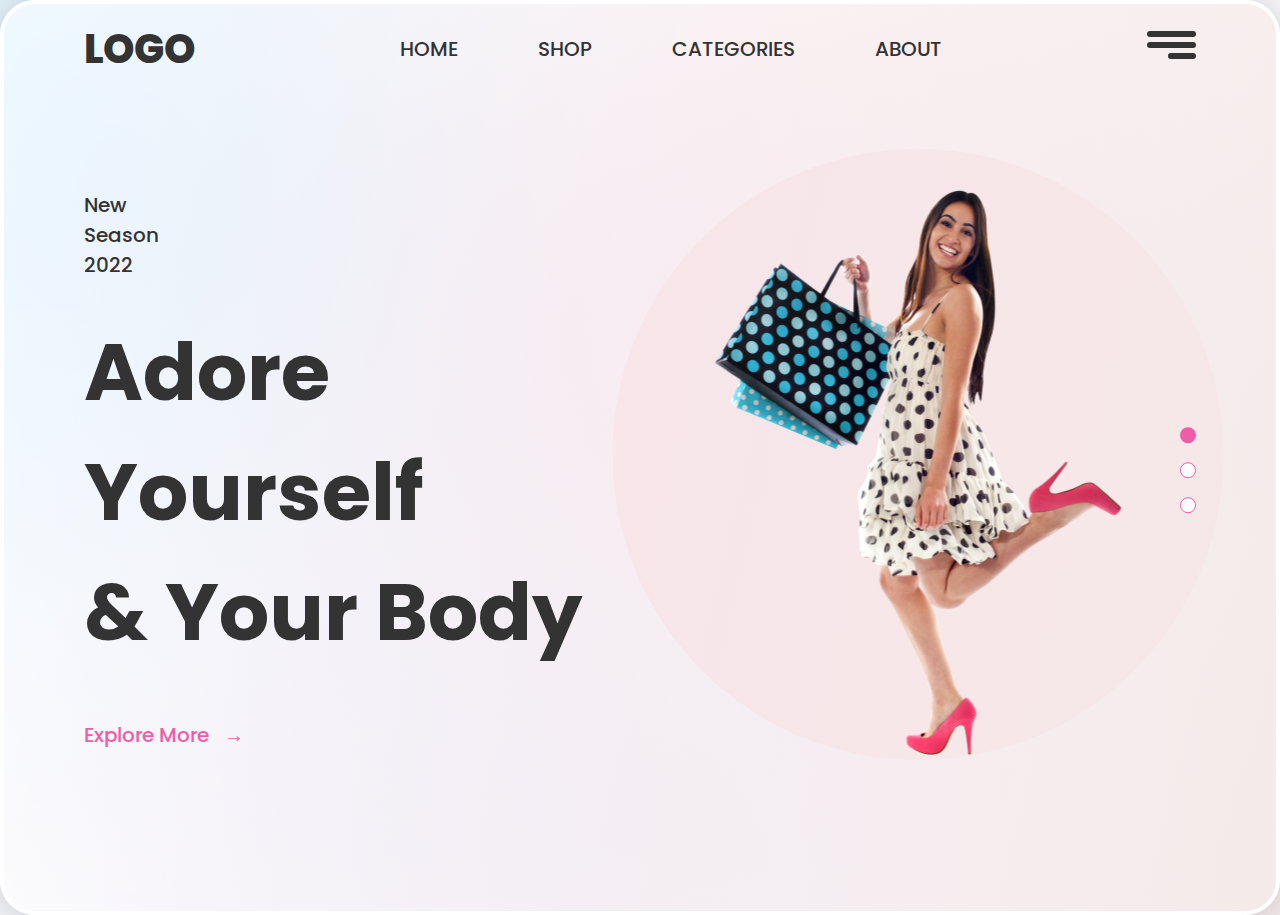
<file: FlexBox Project/FlexWeb/index.html>
<!DOCTYPE html>
<html lang="en">
<head>
    <meta charset="UTF-8">
    <meta http-equiv="X-UA-Compatible" content="IE=edge">
    <meta name="viewport" content="width=device-width, initial-scale=1.0">
    <title>FlexWeb</title>
    <link rel="stylesheet" href="style.css">
    <link rel="preconnect" href="https://fonts.googleapis.com">
    <link rel="preconnect" href="https://fonts.gstatic.com" crossorigin>
    <link href="https://fonts.googleapis.com/css2?family=Poppins:wght@400;500&display=swap" rel="stylesheet">
    <link href="https://fonts.googleapis.com/css2?family=Abril+Fatface&display=swap" rel="stylesheet">
</head>
<body>
    <main class="main-container">
        <nav class="navigation">
            <div class="logo">
                <h1>LOGO</h1>
            </div>
            <ul class="nav-items">
                <li>
                    <a href="#">Home</a>
                </li>
                <li>
                    <a href="#">Shop</a>
                </li>
                <li>
                    <a href="#">Categories</a>
                </li>
                <li>
                    <a href="#">About</a>
                </li>
            </ul>
            <div class="menu">
                <img src="img/menu.svg" alt="">
            </div>
        </nav>
        <section class="section-main">
            <div class="left-content">
                <p>New <br /> Season <br /> 2022</p>
                <h1>
                    Adore Yourself <br />& Your Body
                </h1>
                <a href="#" class="h-btn">Explore More &nbsp; &rarr;</a>
            </div>
            <div class="right-content">
                <div class="images-con">
                    <img src="img/shopper.png" class="shopper" alt="">
                    <img src="img/circle.svg" alt="" class="circle">
                </div>
                <div class="dots">
                    <div class="dot-1"></div>
                    <div class="dot-2"></div>
                    <div class="dot-3"></div>
                </div>
            </div>
        </section>
    </main>
</body>
</html>
</file>
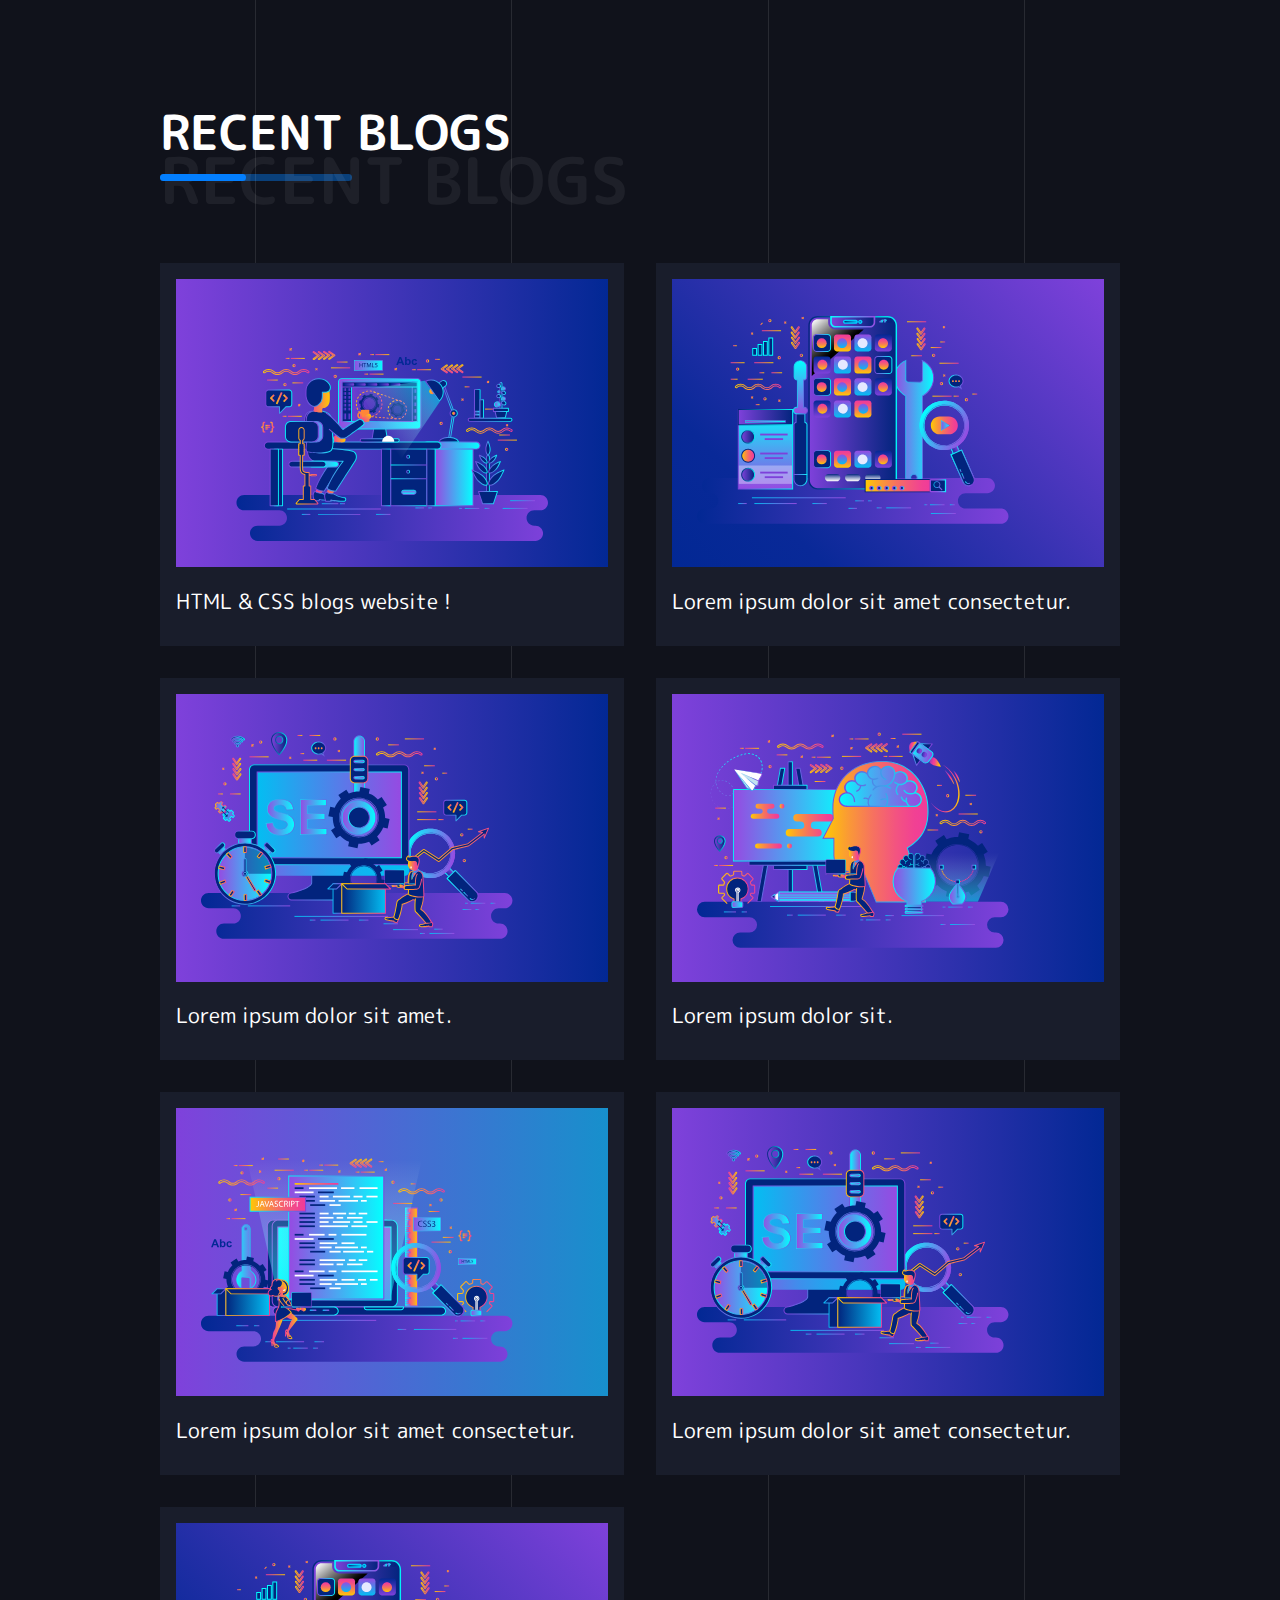
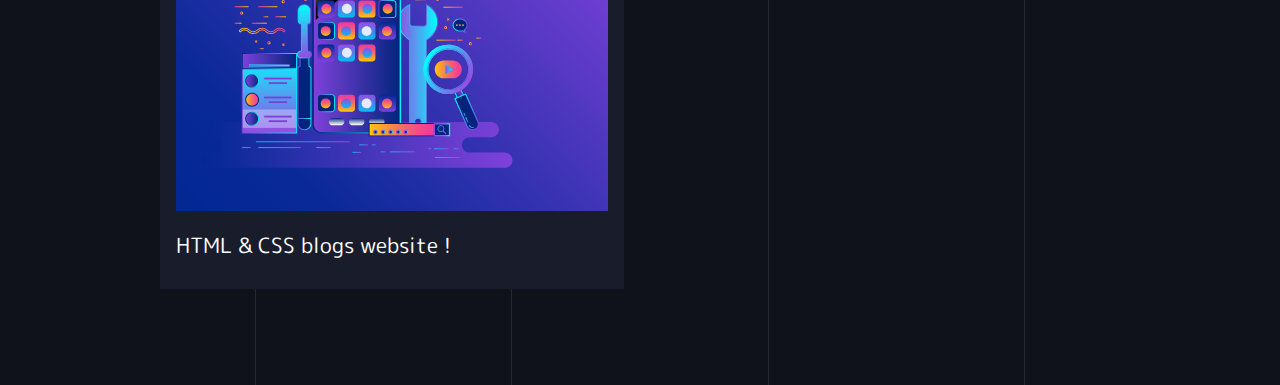
<file: Grid Project/grid-project/index.html>
<!DOCTYPE html>
<html lang="en">
<head>
    <meta charset="UTF-8">
    <meta http-equiv="X-UA-Compatible" content="IE=edge">
    <meta name="viewport" content="width=device-width, initial-scale=1.0">
    <title>Blogs</title>
    <link rel="stylesheet" href="styles/style.css">
    <link rel="preconnect" href="https://fonts.googleapis.com">
    <link rel="preconnect" href="https://fonts.gstatic.com" crossorigin>
    <link href="https://fonts.googleapis.com/css2?family=M+PLUS+Rounded+1c:wght@400;500;700;800&display=swap" rel="stylesheet">
</head>
<body>
    <main class="main-content">
        <div class="lines">
            <div class="line-1"></div>
            <div class="line-2"></div>
            <div class="line-3"></div>
            <div class="line-4"></div>
        </div>

        <div class="content">
            <div class="title-container">
                <h1>Recent Blogs</h1>
                <p>Recent Blogs</p>
            </div>
            <div class="blogs-con">
                <div class="blog">
                    <div class="blog-content">
                        <div class="image">
                            <img src="img/blog1.svg" alt="">
                        </div>
                        <a href="www.google.com">
                            HTML & CSS blogs website !
                        </a>
                    </div>
                </div>
                <div class="blog">
                    <div class="blog-content">
                        <div class="image">
                            <img src="img/blog2.svg" alt="">
                        </div>
                        <a href="www.google.com">
                            Lorem ipsum dolor sit amet consectetur.
                        </a>
                    </div>
                </div>
                <div class="blog">
                    <div class="blog-content">
                        <div class="image">
                            <img src="img/blog3.svg" alt="">
                        </div>
                        <a href="www.google.com">
                            Lorem ipsum dolor sit amet.
                        </a>
                    </div>
                </div>
                <div class="blog">
                    <div class="blog-content">
                        <div class="image">
                            <img src="img/blog4.svg" alt="">
                        </div>
                        <a href="www.google.com">
                            Lorem ipsum dolor sit.
                        </a>
                    </div>
                </div>
                <div class="blog">
                    <div class="blog-content">
                        <div class="image">
                            <img src="img/blog5.svg" alt="">
                        </div>
                        <a href="www.google.com">
                            Lorem ipsum dolor sit amet consectetur.
                        </a>
                    </div>
                </div>
                <div class="blog">
                    <div class="blog-content">
                        <div class="image">
                            <img src="img/blog3.svg" alt="">
                        </div>
                        <a href="www.google.com">
                            Lorem ipsum dolor sit amet consectetur.
                        </a>
                    </div>
                </div>
                <div class="blog">
                    <div class="blog-content">
                        <div class="image">
                            <img src="img/blog2.svg" alt="">
                        </div>
                        <a href="www.google.com">
                            HTML & CSS blogs website !
                        </a>
                    </div>
                </div>
            </div>
        </div>
    </main>
</body>
</html>
</file>
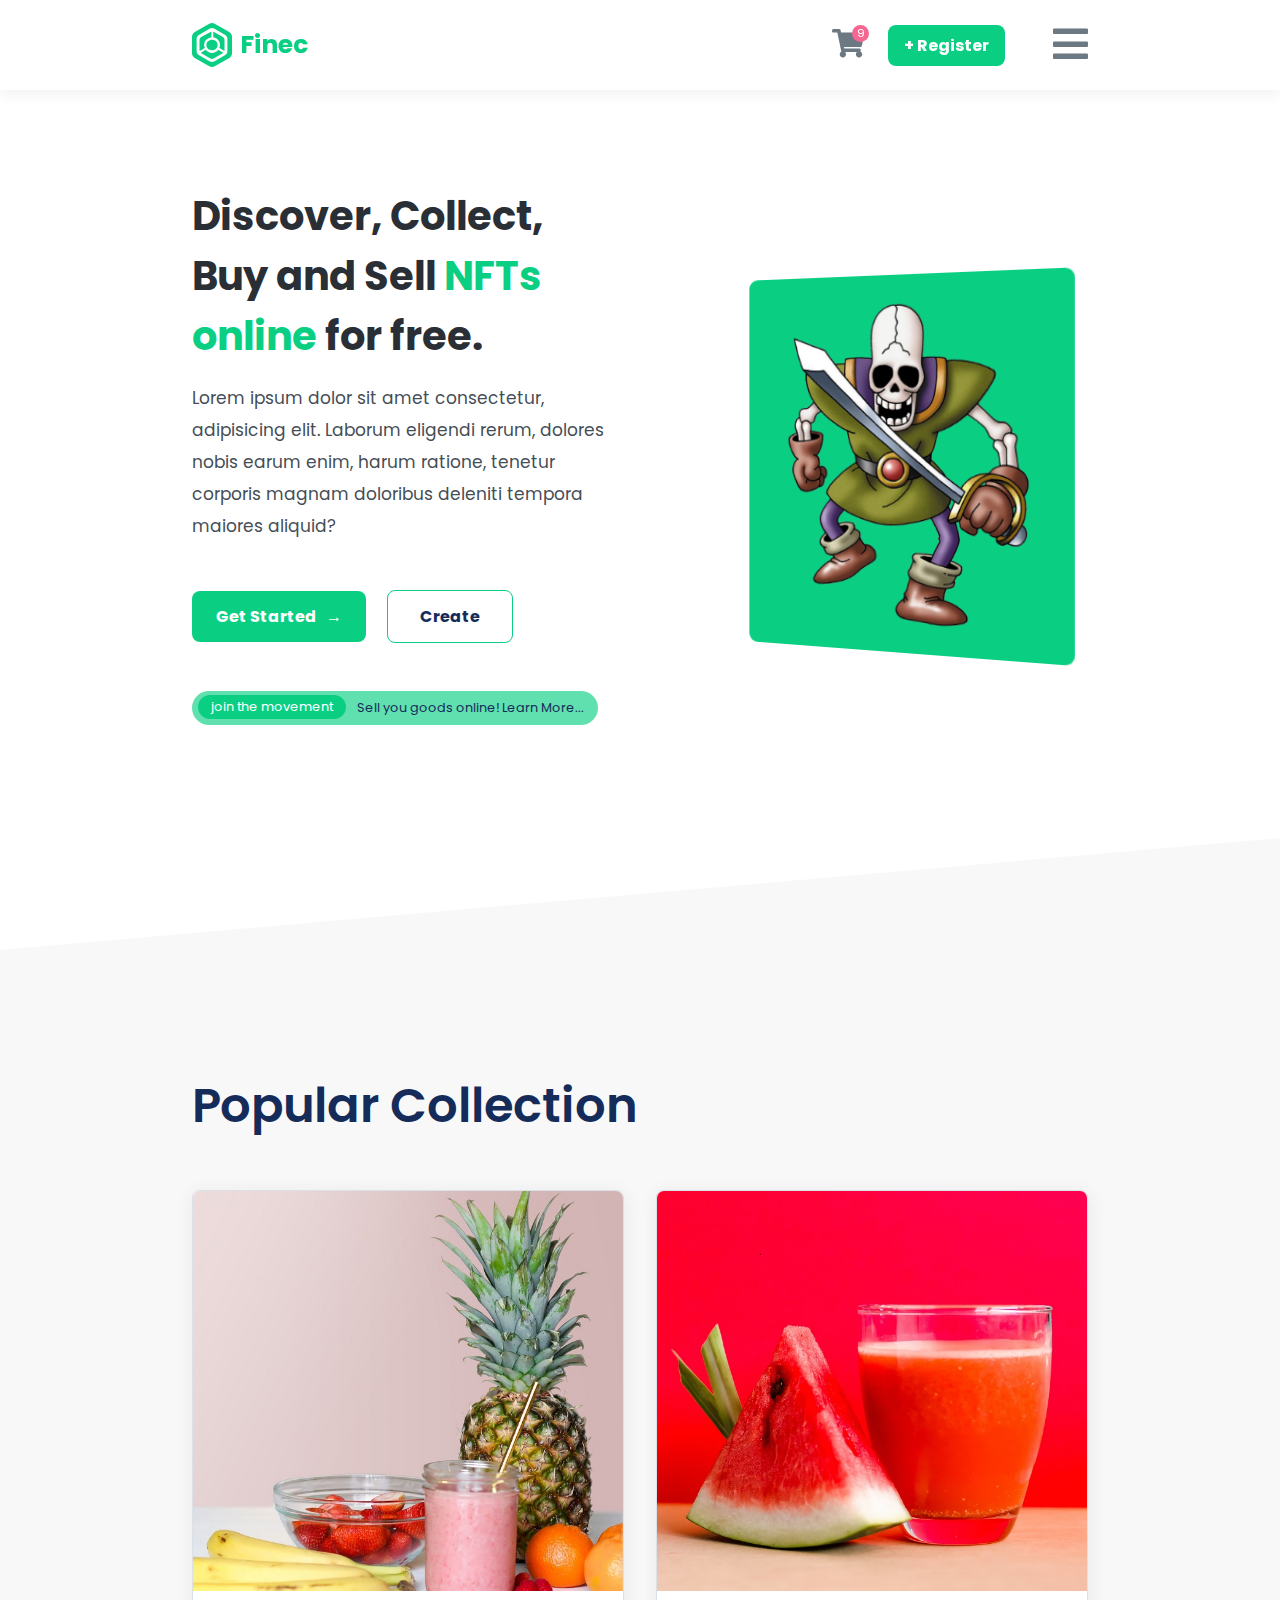
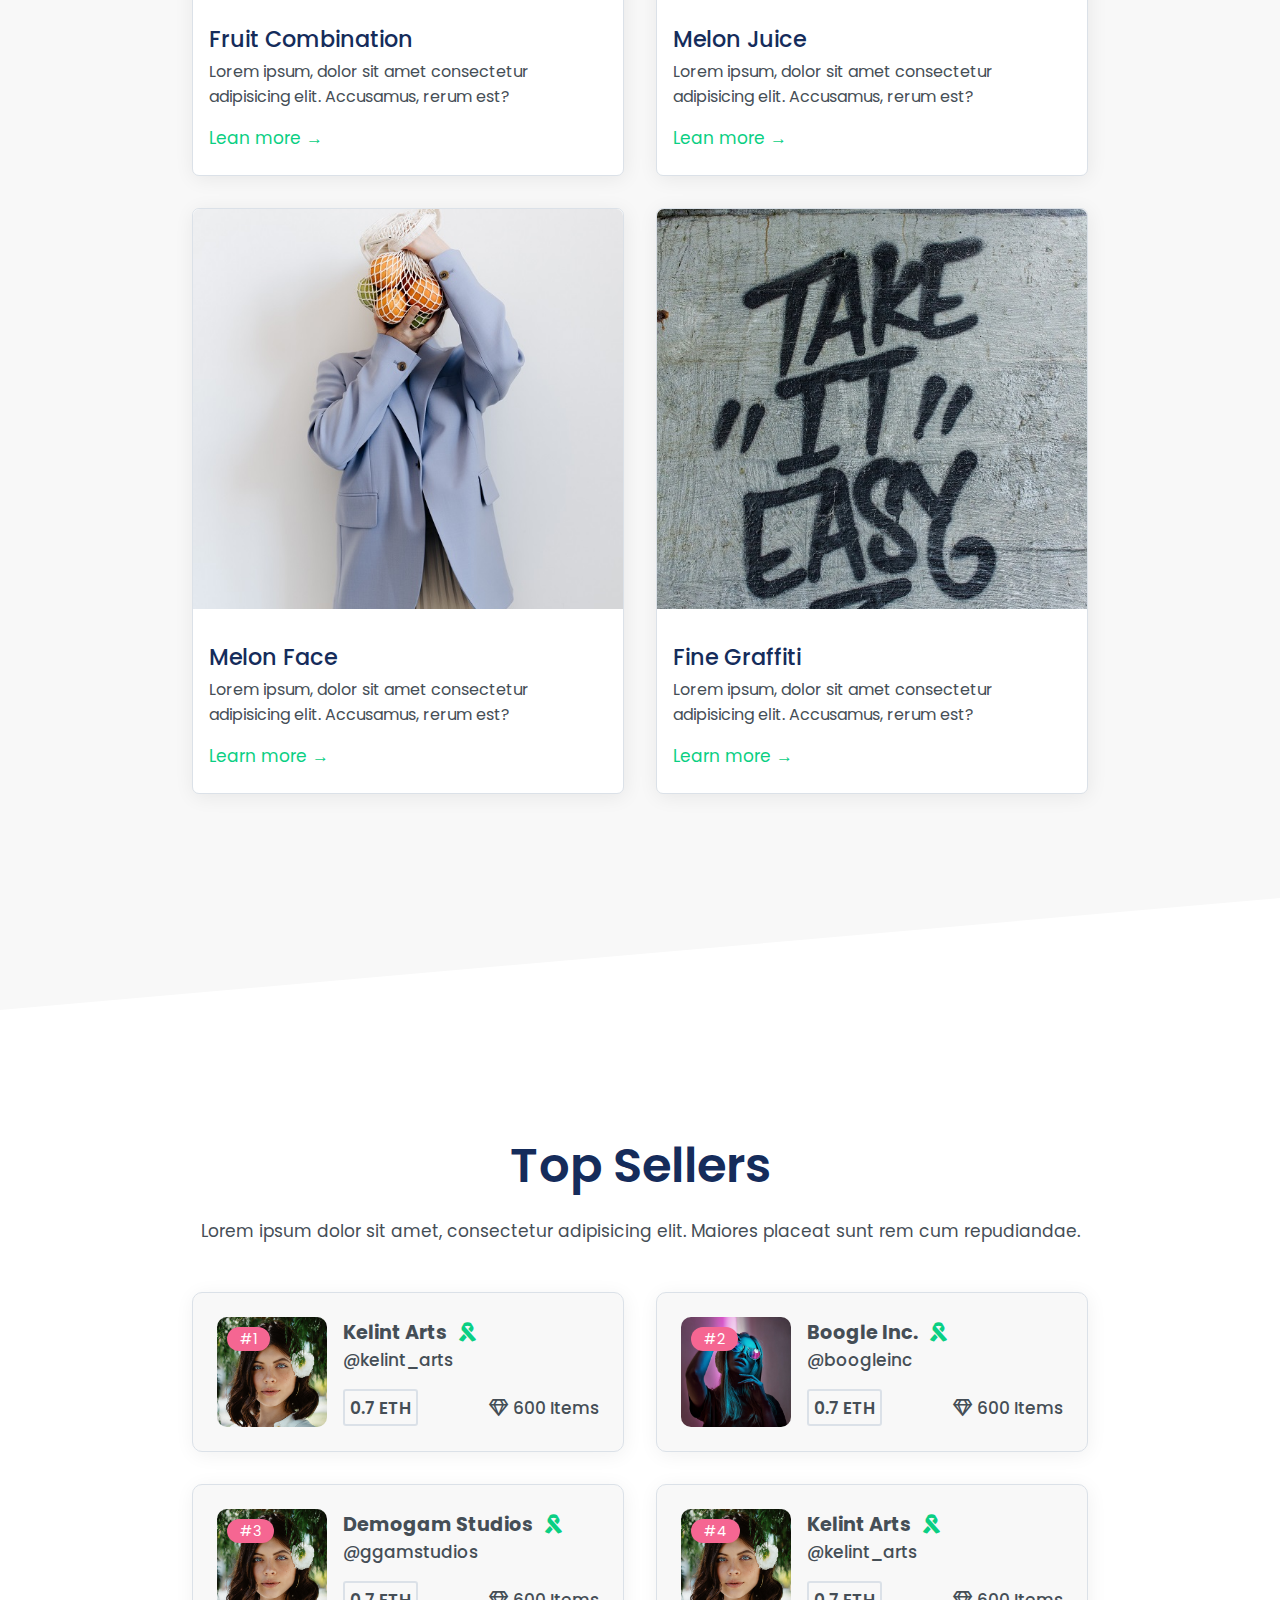
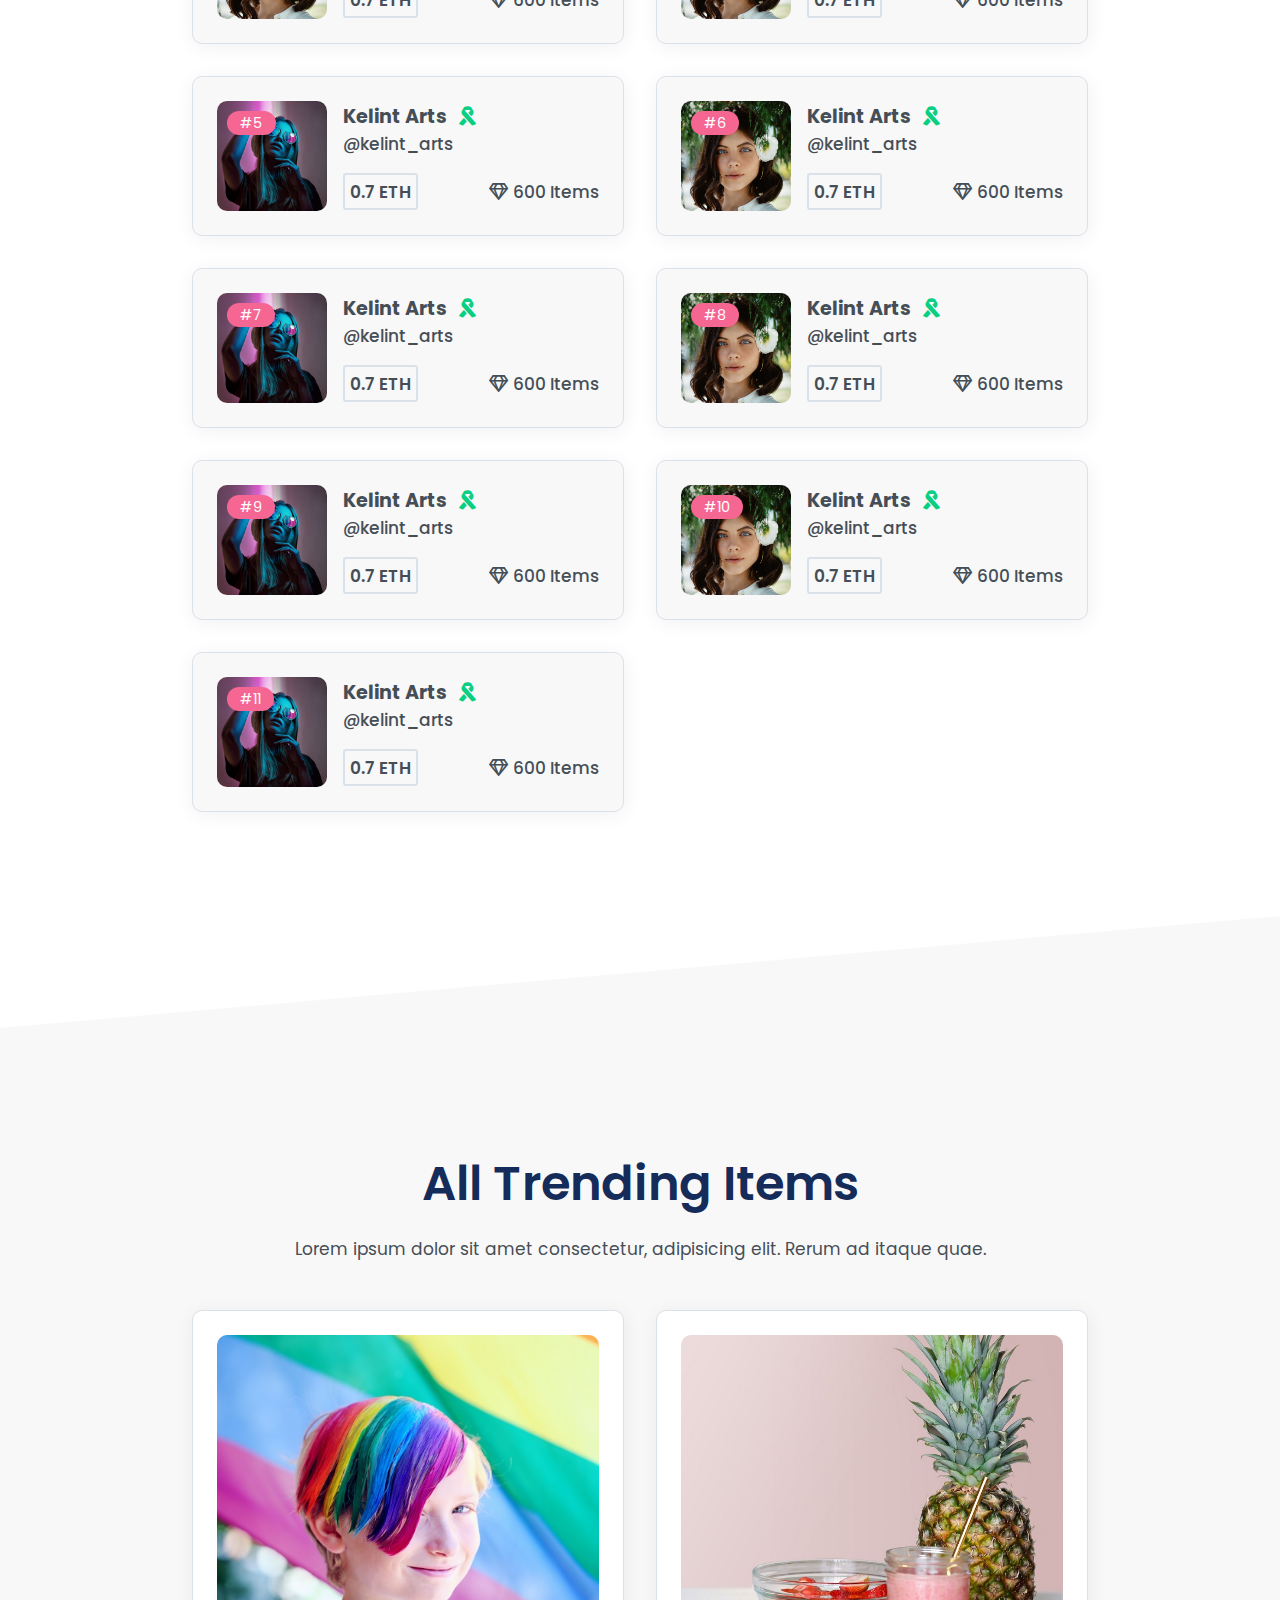
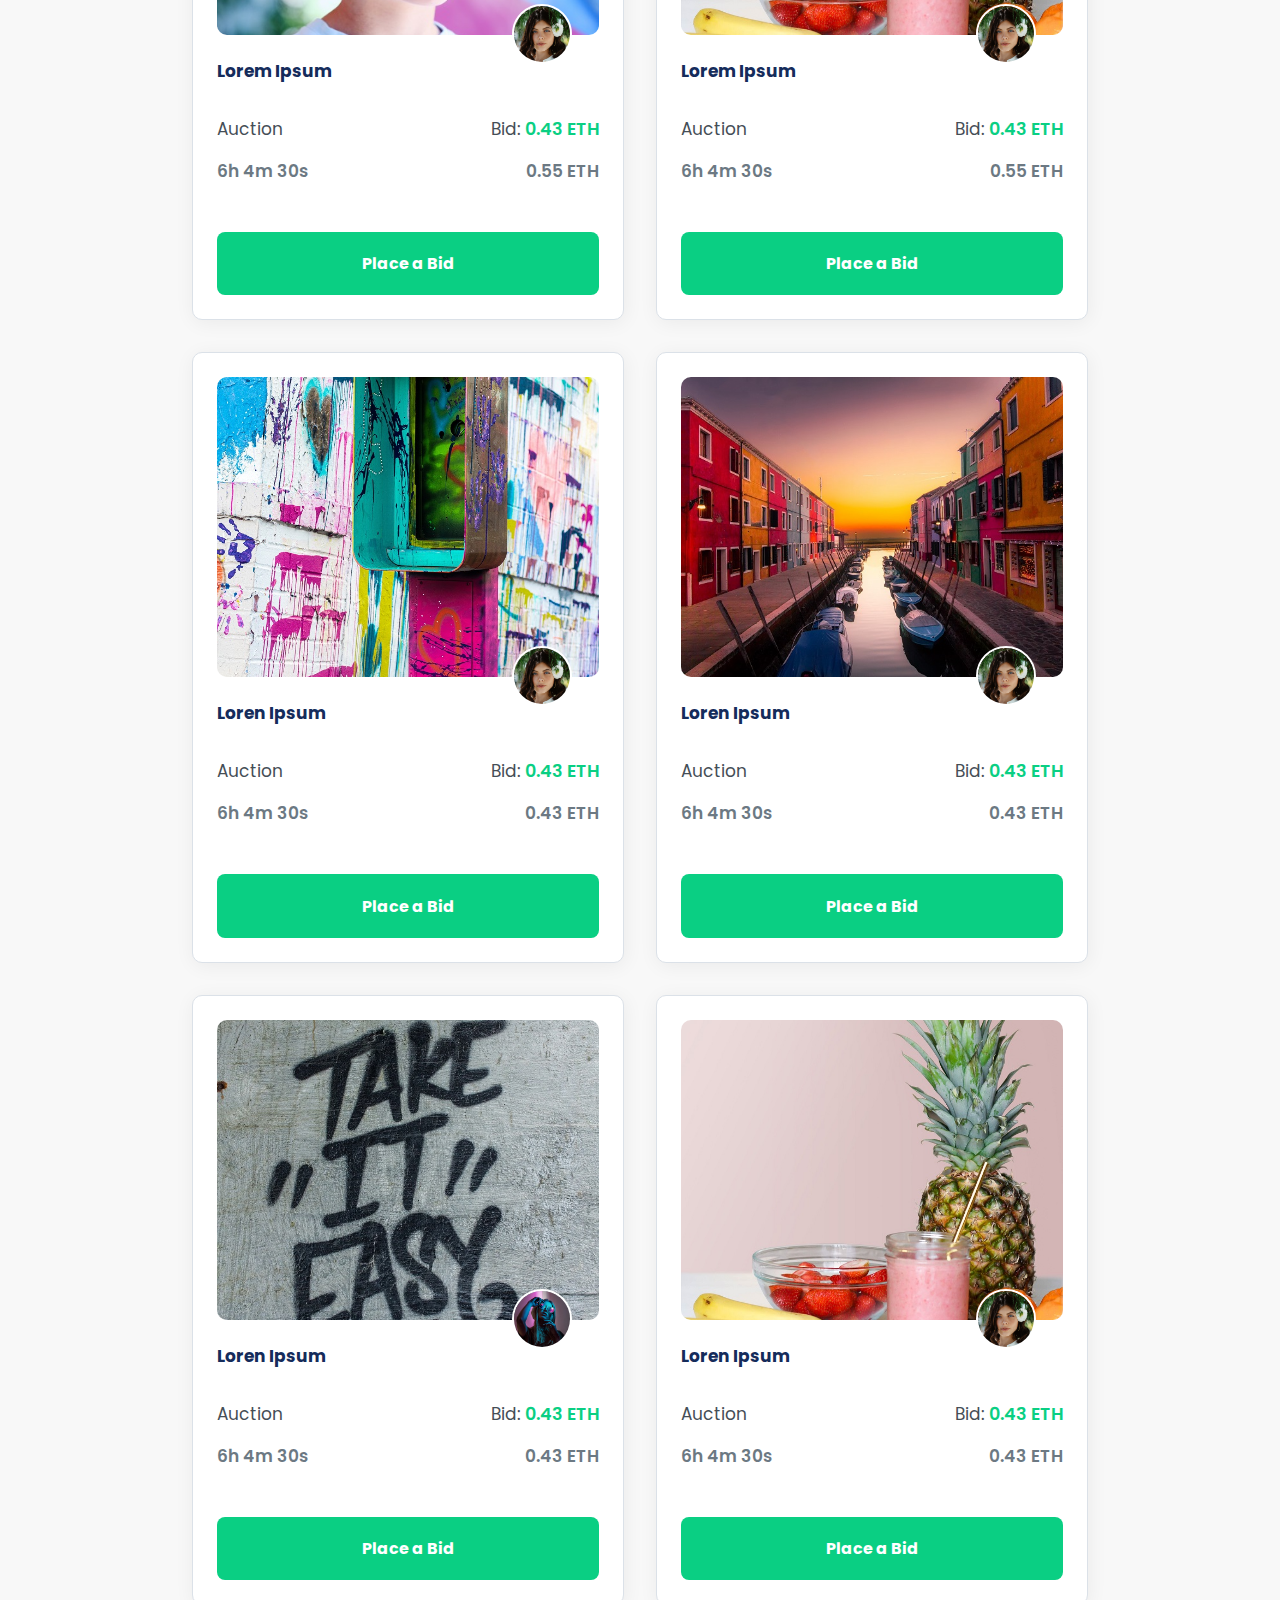
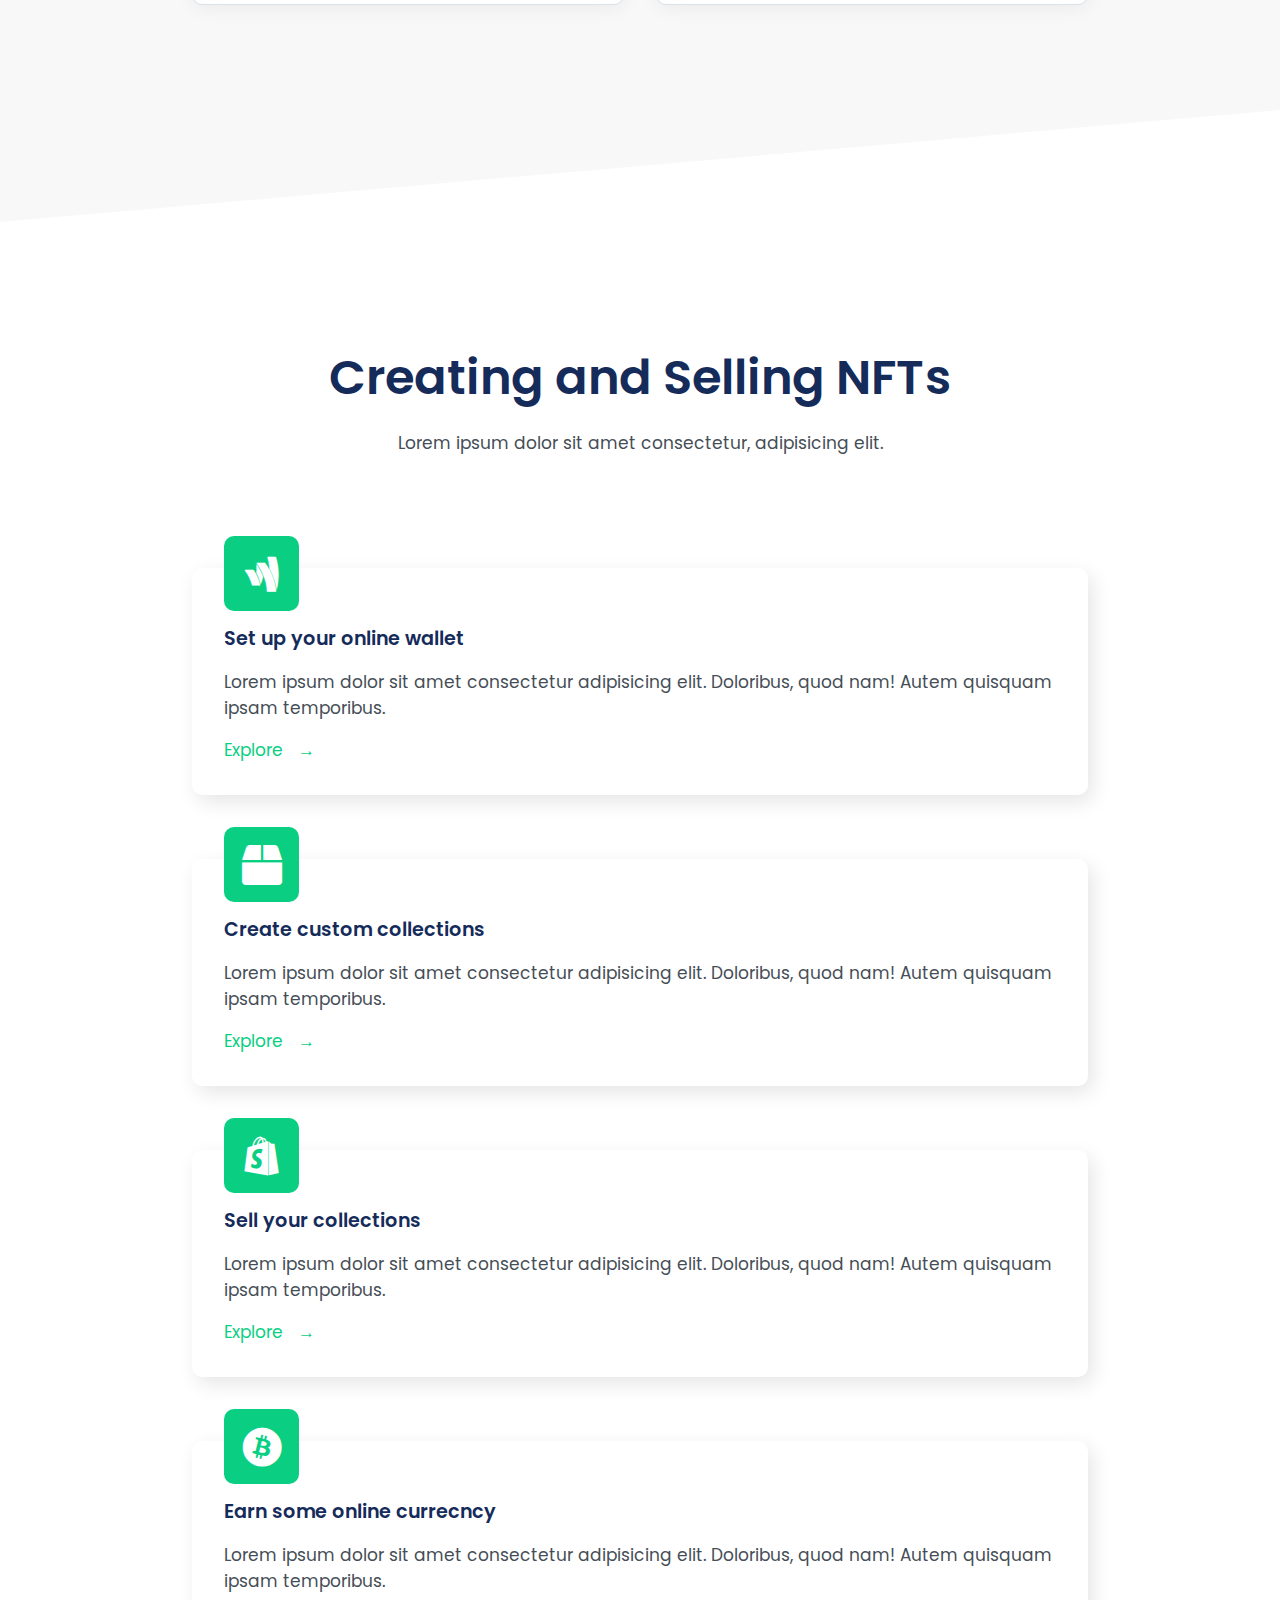
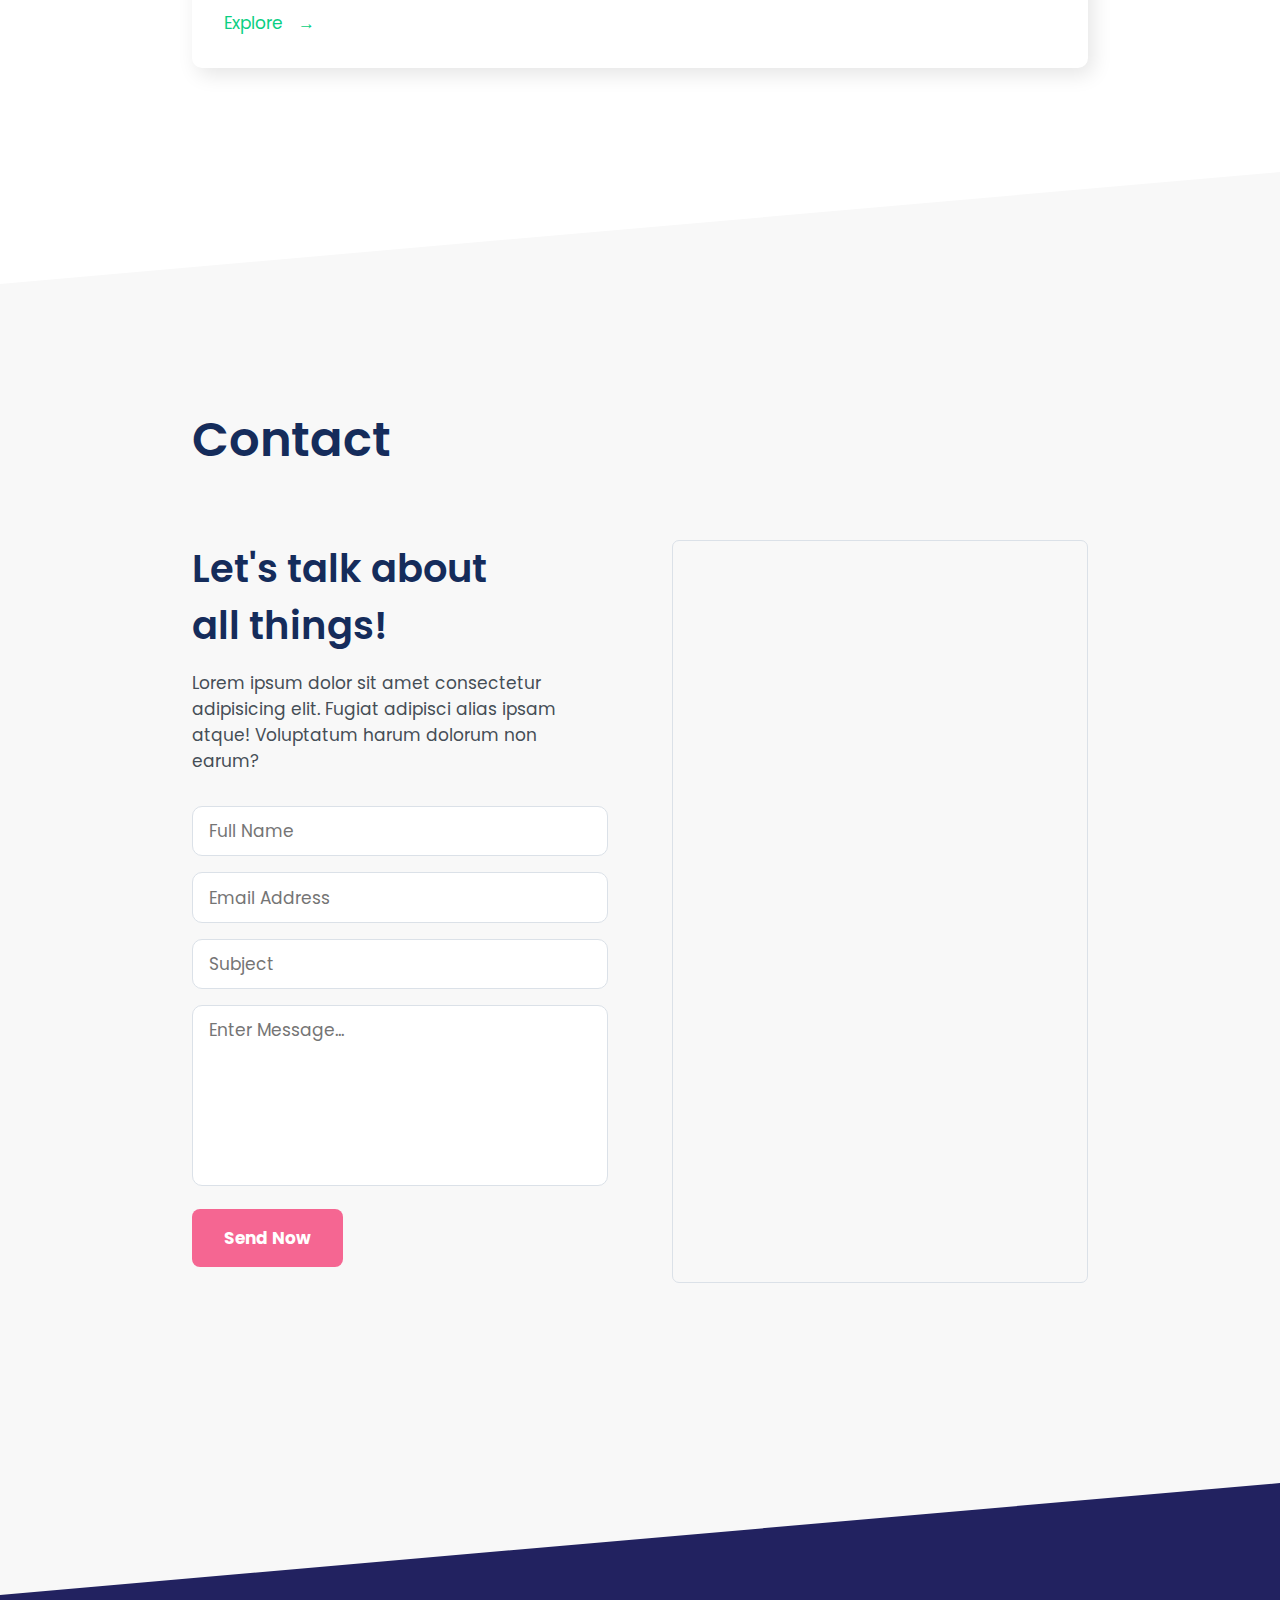
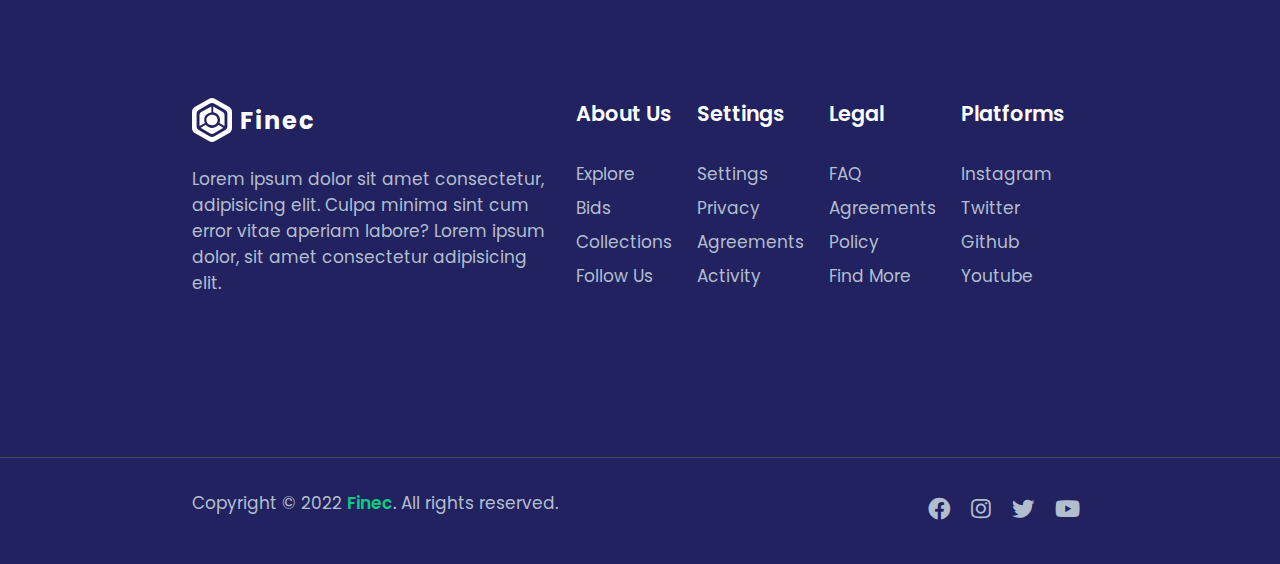
<file: NFT Project/NFTWebsite/index.html>
<!DOCTYPE html>
<html lang="en">
<head>
    <meta charset="UTF-8">
    <meta http-equiv="X-UA-Compatible" content="IE=edge">
    <meta name="viewport" content="width=device-width, initial-scale=1.0">
    <title>NFT Website</title>
    <link rel="stylesheet" href="styles/style.css">
    <link rel="stylesheet" href="https://cdnjs.cloudflare.com/ajax/libs/font-awesome/5.15.4/css/all.min.css" integrity="sha512-1ycn6IcaQQ40/MKBW2W4Rhis/DbILU74C1vSrLJxCq57o941Ym01SwNsOMqvEBFlcgUa6xLiPY/NS5R+E6ztJQ==" crossorigin="anonymous" referrerpolicy="no-referrer" />
    <link rel="preconnect" href="https://fonts.googleapis.com">
    <link rel="preconnect" href="https://fonts.gstatic.com" crossorigin>
    <link href="https://fonts.googleapis.com/css2?family=Poppins:wght@400;500;600;700&display=swap" rel="stylesheet">
</head>
<body>
    <header class="header">
        <nav class="navigation u-pad-lg">
            <div class="logo">
                <img src="img/logo.svg" alt="Logo">
                <h6>Finec</h6>
            </div>
            <ul class="nav-items">
                <li class="nav-item">
                    <a href="#">Home</a>
                </li>
                <li class="nav-item">
                    <a href="#">Gallery</a>
                </li>
                <li class="nav-item">
                    <a href="#">Explore</a>
                </li>
                <li class="nav-item">
                    <a href="#">Shop</a>
                </li>
                <li class="nav-item">
                    <a href="#">Collections</a>
                </li>
                <li class="nav-item">
                    <a href="#">About</a>
                </li>
            </ul>
            <div class="nav-cta">
                <div class="cart">
                    <i class="fas fa-shopping-cart"></i>
                    <span>9</span>
                </div>
                <a href="#" class="btn nav-btn">+ Register</a>
                <div class="menu">
                    <i class="fas fa-bars"></i>
                </div>
            </div>
        </nav>
        <div class="header-content u-pad-lg">
            <div class="left-header">
                <h1>
                    Discover, Collect, Buy and Sell <span>NFTs online</span> for free.
                </h1>
                <p>
                    Lorem ipsum dolor sit amet consectetur, adipisicing elit. Laborum eligendi rerum, 
                    dolores nobis earum enim, harum ratione, 
                    tenetur corporis magnam doloribus deleniti tempora maiores aliquid?
                </p>
                <div class="header-btns">
                    <a href="#" class="btn btn-header">Get Started &nbsp; &rarr;</a>
                    <a href="#" class="btn btn-header">Create</a>
                </div>
                <div class="header-intro">
                    <a href="#" class="intro-btn"><span>join the movement</span> <span>Sell you goods online! Learn More...</span></a>
                </div>
            </div>
            <div class="right-header">
                <div class="header-img">
                    <img src="img/nft-hero.jpg" alt="">
                </div>
            </div>
        </div>
    </header>
    <main>
        <section class="section-popular">
            <div class="section-content">
                <div class="title u-left-text">
                    <h2>Popular Collection</h2>
                </div>
                <div class="popular-content">
                    <div class="popular-item">
                        <img src="img/nft2.jpg" alt="nft image">
                        <div class="popular-text">
                            <h6>Fruit Combination</h6>
                            <p>
                                Lorem ipsum, dolor sit amet consectetur adipisicing elit. Accusamus, rerum est?
                            </p>
                            <a href="#" class="secondary-btn">
                                Lean more <span>&rarr;</span>
                            </a>
                        </div>
                    </div>
                    <div class="popular-item">
                        <img src="img/nft3.jpg" alt="nft image">
                        <div class="popular-text">
                            <h6>Melon Juice</h6>
                            <p>
                                Lorem ipsum, dolor sit amet consectetur adipisicing elit. Accusamus, rerum est?
                            </p>
                            <a href="#" class="secondary-btn">
                                Lean more <span>&rarr;</span>
                            </a>
                        </div>
                    </div>
                    <div class="popular-item">
                        <img src="img/nft4.jpg" alt="nft image">
                        <div class="popular-text">
                            <h6>Melon Face</h6>
                            <p>
                                Lorem ipsum, dolor sit amet consectetur adipisicing elit. Accusamus, rerum est?
                            </p>
                            <a href="#" class="secondary-btn">
                                Learn more
                                <span>&rarr;</span>
                            </a>
                        </div>
                    </div>
                    <div class="popular-item">
                        <img src="img/nft1.jpg" alt="nft image">
                        <div class="popular-text">
                            <h6>Fine Graffiti</h6>
                            <p>
                                Lorem ipsum, dolor sit amet consectetur adipisicing elit. Accusamus, rerum est?
                            </p>
                            <a href="#" class="secondary-btn">
                                Learn more
                                <span>&rarr;</span>
                            </a>
                        </div>
                    </div>
                </div>
            </div>
        </section>
        <section class="section-sellers">
            <div class="section-content">
                <div class="title">
                    <h2>Top Sellers</h2>
                    <p>
                        Lorem ipsum dolor sit amet, consectetur adipisicing elit. Maiores placeat sunt rem cum repudiandae.
                    </p>
                </div>
                <div class="sellers">
                    <div class="sellers-card">
                        <div class="s-card-content">
                            <div class="image">
                                <img src="img/avatar.png" alt="">
                                <div class="number">#1</div>
                            </div>
                            <div class="s-card-text">
                                <div class="name">
                                    <h6>Kelint Arts <span><i class="fas fa-ribbon"></i></span></h6>
                                    <p>@kelint_arts</p>
                                </div>
                                <div class="price">
                                    <p>0.7 ETH</p>
                                    <p><i class="far fa-gem"></i>600 Items</p>
                                </div>
                            </div>
                        </div>
                    </div>
                    <div class="sellers-card">
                        <div class="s-card-content">
                            <div class="image">
                                <img src="img/avatar2.jpg" alt="">
                                <div class="number">#2</div>
                            </div>
                            <div class="s-card-text">
                                <div class="name">
                                    <h6>Boogle Inc. <span><i class="fas fa-ribbon"></i></span></h6>
                                    <p>@boogleinc</p>
                                </div>
                                <div class="price">
                                    <p>0.7 ETH</p>
                                    <p><i class="far fa-gem"></i>600 Items</p>
                                </div>
                            </div>
                        </div>
                    </div>
                    <div class="sellers-card">
                        <div class="s-card-content">
                            <div class="image">
                                <img src="img/avatar.png" alt="">
                                <div class="number">#3</div>
                            </div>
                            <div class="s-card-text">
                                <div class="name">
                                    <h6>Demogam Studios <span><i class="fas fa-ribbon"></i></span></h6>
                                    <p>@ggamstudios</p>
                                </div>
                                <div class="price">
                                    <p>0.7 ETH</p>
                                    <p><i class="far fa-gem"></i>600 Items</p>
                                </div>
                            </div>
                        </div>
                    </div>
                    <div class="sellers-card">
                        <div class="s-card-content">
                            <div class="image">
                                <img src="img/avatar.png" alt="">
                                <div class="number">#4</div>
                            </div>
                            <div class="s-card-text">
                                <div class="name">
                                    <h6>Kelint Arts <span><i class="fas fa-ribbon"></i></span></h6>
                                    <p>@kelint_arts</p>
                                </div>
                                <div class="price">
                                    <p>0.7 ETH</p>
                                    <p><i class="far fa-gem"></i></i>600 Items</p>
                                </div>
                            </div>    
                        </div>
                    </div>
                    <div class="sellers-card">
                        <div class="s-card-content">
                            <div class="image">
                                <img src="img/avatar2.jpg" alt="">
                                <div class="number">#5</div>
                            </div>
                            <div class="s-card-text">
                                <div class="name">
                                    <h6>Kelint Arts <span><i class="fas fa-ribbon"></i></span></h6>
                                    <p>@kelint_arts</p>
                                </div>
                                <div class="price">
                                    <p>0.7 ETH</p>
                                    <p><i class="far fa-gem"></i></i>600 Items</p>
                                </div>
                            </div>    
                        </div>
                    </div>
                    <div class="sellers-card">
                        <div class="s-card-content">
                            <div class="image">
                                <img src="img/avatar.png" alt="">
                                <div class="number">#6</div>
                            </div>
                            <div class="s-card-text">
                                <div class="name">
                                    <h6>Kelint Arts <span><i class="fas fa-ribbon"></i></span></h6>
                                    <p>@kelint_arts</p>
                                </div>
                                <div class="price">
                                    <p>0.7 ETH</p>
                                    <p><i class="far fa-gem"></i></i>600 Items</p>
                                </div>
                            </div>    
                        </div>
                    </div>
                    <div class="sellers-card">
                        <div class="s-card-content">
                            <div class="image">
                                <img src="img/avatar2.jpg" alt="">
                                <div class="number">#7</div>
                            </div>
                            <div class="s-card-text">
                                <div class="name">
                                    <h6>Kelint Arts <span><i class="fas fa-ribbon"></i></span></h6>
                                    <p>@kelint_arts</p>
                                </div>
                                <div class="price">
                                    <p>0.7 ETH</p>
                                    <p><i class="far fa-gem"></i></i>600 Items</p>
                                </div>
                            </div>    
                        </div>
                    </div>
                    <div class="sellers-card">
                        <div class="s-card-content">
                            <div class="image">
                                <img src="img/avatar.png" alt="">
                                <div class="number">#8</div>
                            </div>
                            <div class="s-card-text">
                                <div class="name">
                                    <h6>Kelint Arts <span><i class="fas fa-ribbon"></i></span></h6>
                                    <p>@kelint_arts</p>
                                </div>
                                <div class="price">
                                    <p>0.7 ETH</p>
                                    <p><i class="far fa-gem"></i></i>600 Items</p>
                                </div>
                            </div>    
                        </div>
                    </div>
                    <div class="sellers-card">
                        <div class="s-card-content">
                            <div class="image">
                                <img src="img/avatar2.jpg" alt="">
                                <div class="number">#9</div>
                            </div>
                            <div class="s-card-text">
                                <div class="name">
                                    <h6>Kelint Arts <span><i class="fas fa-ribbon"></i></span></h6>
                                    <p>@kelint_arts</p>
                                </div>
                                <div class="price">
                                    <p>0.7 ETH</p>
                                    <p><i class="far fa-gem"></i></i>600 Items</p>
                                </div>
                            </div>    
                        </div>
                    </div>
                    <div class="sellers-card">
                        <div class="s-card-content">
                            <div class="image">
                                <img src="img/avatar.png" alt="">
                                <div class="number">#10</div>
                            </div>
                            <div class="s-card-text">
                                <div class="name">
                                    <h6>Kelint Arts <span><i class="fas fa-ribbon"></i></span></h6>
                                    <p>@kelint_arts</p>
                                </div>
                                <div class="price">
                                    <p>0.7 ETH</p>
                                    <p><i class="far fa-gem"></i></i>600 Items</p>
                                </div>
                            </div>    
                        </div>
                    </div>
                    <div class="sellers-card">
                        <div class="s-card-content">
                            <div class="image">
                                <img src="img/avatar2.jpg" alt="">
                                <div class="number">#11</div>
                            </div>
                            <div class="s-card-text">
                                <div class="name">
                                    <h6>Kelint Arts <span><i class="fas fa-ribbon"></i></span></h6>
                                    <p>@kelint_arts</p>
                                </div>
                                <div class="price">
                                    <p>0.7 ETH</p>
                                    <p><i class="far fa-gem"></i></i>600 Items</p>
                                </div>
                            </div>    
                        </div>
                    </div>
                </div>
            </div>
        </section>
        <section class="section-bids">
            <div class="section-content">
                <div class="title">
                    <h2>All Trending Items</h2>
                    <p>
                        Lorem ipsum dolor sit amet consectetur, adipisicing elit. Rerum ad itaque quae.
                    </p>
                </div>
                <div class="bid-content">
                    <div class="bid-card">
                        <div class="card-content">
                            <div class="image">
                                <img src="img/nft5.jpg" alt="">
                                <img src="img/avatar.png" alt="" class="avatar">
                            </div>
                            <h4 class="small-title">
                                Lorem Ipsum
                            </h4>
                            <div class="auction">
                                <p>Auction</p>
                                <p>Bid: <span>0.43 ETH</span></p>
                            </div>
                            <p class="duration">6h 4m 30s <span>0.55 ETH</span></p>
                            <div class="bid-btn">
                                <a href="#" class="btn place-bid">Place a Bid</a>
                            </div>
                        </div>
                    </div>
                    <div class="bid-card">
                        <div class="card-content">
                            <div class="image">
                                <img src="img/nft2.jpg" alt="">
                                <img src="img/avatar.png" alt="" class="avatar">
                            </div>
                            <h4 class="small-title">
                                Lorem Ipsum
                            </h4>
                            <div class="auction">
                                <p>Auction</p>
                                <p>Bid: <span>0.43 ETH</span></p>
                            </div>
                            <p class="duration">6h 4m 30s <span>0.55 ETH</span></p>
                            <div class="bid-btn">
                                <a href="#" class="btn place-bid">Place a Bid</a>
                            </div>
                        </div>
                    </div>
                    <div class="bid-card">
                        <div class="card-content">
                            <div class="image">
                                <img src="img/nft7.jpg" alt="">
                                <img src="img/avatar.png" alt="" class="avatar">
                            </div>
                            <h4 class="small-title">Loren Ipsum</h4>
                            <div class="auction">
                                <p>Auction</p>
                                <p>Bid: <span>0.43 ETH</span></p>
                            </div>
                            <p class="duration">6h 4m 30s <span>0.43 ETH</span></p>
                            <div class="bid-btn">
                                <a href="#" class="btn place-bid">Place a Bid</a>
                            </div>
                        </div>
                    </div>
                    <div class="bid-card">
                        <div class="card-content">
                            <div class="image">
                                <img src="img/nft8.jpg" alt="">
                                <img src="img/avatar.png" alt="" class="avatar">
                            </div>
                            <h4 class="small-title">Loren Ipsum</h4>
                            <div class="auction">
                                <p>Auction</p>
                                <p>Bid: <span>0.43 ETH</span></p>
                            </div>
                            <p class="duration">6h 4m 30s <span>0.43 ETH</span></p>
                            <div class="bid-btn">
                                <a href="#" class="btn place-bid">Place a Bid</a>
                            </div>
                        </div>
                    </div>
                    <div class="bid-card">
                        <div class="card-content">
                            <div class="image">
                                <img src="img/nft1.jpg" alt="">
                                <img src="img/avatar2.jpg" alt="" class="avatar">
                            </div>
                            <h4 class="small-title">Loren Ipsum</h4>
                            <div class="auction">
                                <p>Auction</p>
                                <p>Bid: <span>0.43 ETH</span></p>
                            </div>
                            <p class="duration">6h 4m 30s <span>0.43 ETH</span></p>
                            <div class="bid-btn">
                                <a href="#" class="btn place-bid">Place a Bid</a>
                            </div>
                        </div>
                    </div>
                    <div class="bid-card">
                        <div class="card-content">
                            <div class="image">
                                <img src="img/nft2.jpg" alt="">
                                <img src="img/avatar.png" alt="" class="avatar">
                            </div>
                            <h4 class="small-title">Loren Ipsum</h4>
                            <div class="auction">
                                <p>Auction</p>
                                <p>Bid: <span>0.43 ETH</span></p>
                            </div>
                            <p class="duration">6h 4m 30s <span>0.43 ETH</span></p>
                            <div class="bid-btn">
                                <a href="#" class="btn place-bid">Place a Bid</a>
                            </div>
                        </div>
                    </div>
                </div>
            </div>
        </section>
        <section class="section-selling">
            <div class="section-content">
                <div class="title">
                    <h2>Creating and Selling NFTs </h2>
                    <p>
                        Lorem ipsum dolor sit amet consectetur, adipisicing elit.
                    </p>
                </div>
                <div class="nft-cards">
                    <div class="nft-card">
                        <div class="nft-card-con">
                            <div class="icon">
                                <i class="fab fa-google-wallet"></i>
                            </div>
                            <h4>Set up your online wallet</h4>
                            <p>
                                Lorem ipsum dolor sit amet consectetur adipisicing elit. 
                                Doloribus, quod nam! Autem quisquam ipsam 
                                temporibus.
                            </p>
                            <a href="#" class="learn-more">Explore &nbsp; &rarr;</a>
                        </div>
                    </div>
                    <div class="nft-card">
                        <div class="nft-card-con">
                            <div class="icon">
                                <i class="fas fa-box"></i>
                            </div>
                            <h4>Create custom collections</h4>
                            <p>
                                Lorem ipsum dolor sit amet consectetur adipisicing elit. 
                                Doloribus, quod nam! Autem quisquam ipsam 
                                temporibus.
                            </p>
                            <a href="#" class="learn-more">Explore &nbsp; &rarr;</a>
                        </div>
                    </div>
                    <div class="nft-card">
                        <div class="nft-card-con">
                            <div class="icon">
                                <i class="fab fa-shopify"></i>
                            </div>
                            <h4>Sell your collections</h4>
                            <p>
                                Lorem ipsum dolor sit amet consectetur adipisicing elit. 
                                Doloribus, quod nam! Autem quisquam ipsam 
                                temporibus.
                            </p>
                            <a href="#" class="learn-more">Explore &nbsp; &rarr;</a>
                        </div>
                    </div>
                    <div class="nft-card">
                        <div class="nft-card-con">
                            <div class="icon">
                                <i class="fab fa-bitcoin"></i>
                            </div>
                            <h4>Earn some online currecncy</h4>
                            <p>
                                Lorem ipsum dolor sit amet consectetur adipisicing elit. 
                                Doloribus, quod nam! Autem quisquam ipsam 
                                temporibus.
                            </p>
                            <a href="#" class="learn-more">Explore &nbsp; &rarr;</a>
                        </div>
                    </div>
                </div>
            </div>
        </section>
        <section class="section-contact">
            <div class="section-content">
                <div class="title u-left-text">
                    <h2>Contact</h2>
                </div>
                <div class="contact-con">
                    <div class="left-contact">
                        <div class="title u-left-text">
                            <h2>Let's talk about <br />
                                all things!
                            </h2>
                            <p>
                                Lorem ipsum dolor sit amet consectetur adipisicing elit. Fugiat adipisci alias ipsam atque! 
                                Voluptatum harum dolorum non earum?
                            </p>
                        </div>
                        <form action="">
                            <div class="input-control">
                                <input type="text" name="name" id="" placeholder="Full Name">
                            </div>
                            <div class="input-control">
                                <input type="email" name="email" id="" placeholder="Email Address">
                            </div>
                            <div class="input-control">
                                <input type="text" name="email" id="" placeholder="Subject">
                            </div>
                            <div class="input-control">
                                <textarea name="texarea" id="" cols="15" rows="6" placeholder="Enter Message..."></textarea>
                            </div>
                            <div class="input-control">
                                <button type="submit" class="btn form-btn">Send Now</button>
                            </div>
                        </form>
                    </div>
                    <div class="right-contact">
                        <div class="map">
                            <iframe src="https://www.google.com/maps/embed?pb=!1m14!1m12!1m3!1d1771.1402821576153!2d-0.18909073007091315!3d51.1126923851304!2m3!1f0!2f0!3f0!3m2!1i1024!2i768!4f13.1!5e0!3m2!1sen!2suk!4v1644171624489!5m2!1sen!2suk" width="100%" height="100%" style="border:0;" allowfullscreen="" loading="lazy"></iframe>
                        </div>
                    </div>
                </div>
            </div>
        </section>
    </main>
    <footer class="footer">
        <div class="footer-content">
            <nav class="footer-nav">
                <ul class="logo-con">
                    <div class="f-title logo-f">
                        <img src="img/logo_white.svg" alt="Logo">
                        <p>Finec</p>
                    </div>
                    <p>
                        Lorem ipsum dolor sit amet consectetur, adipisicing elit. 
                        Culpa minima sint cum error vitae aperiam labore? Lorem ipsum dolor, sit amet 
                        consectetur adipisicing elit.
                    </p>
                </ul>
                <ul>
                    <h6 class="f-title">About Us</h6>
                    <li class="nav-item">
                        <a href="#">Explore</a>
                    </li>
                    <li class="nav-item">
                        <a href="#">Bids</a>
                    </li>
                    <li class="nav-item">
                        <a href="#">Collections</a>
                    </li>
                    <li class="nav-item">
                        <a href="#">Follow Us</a>
                    </li>
                </ul>
                <ul>
                    <h6 class="f-title">Settings</h6>
                    <li class="nav-item">
                        <a href="#">Settings</a>
                    </li>
                    <li class="nav-item">
                        <a href="#">Privacy</a>
                    </li>
                    <li class="nav-item">
                        <a href="#">Agreements</a>
                    </li>
                    <li class="nav-item">
                        <a href="#">Activity</a>
                    </li>
                </ul>
                <ul>
                    <h6 class="f-title">Legal</h6>
                    <li class="nav-item">
                        <a href="#">FAQ</a>
                    </li>
                    <li class="nav-item">
                        <a href="#">Agreements</a>
                    </li>
                    <li class="nav-item">
                        <a href="#">Policy</a>
                    </li>
                    <li class="nav-item">
                        <a href="#">Find More</a>
                    </li>
                </ul>
                <ul>
                    <h6 class="f-title">Platforms</h6>
                    <li class="nav-item">
                        <a href="#">Instagram</a>
                    </li>
                    <li class="nav-item">
                        <a href="#">Twitter</a>
                    </li>
                    <li class="nav-item">
                        <a href="#">Github</a>
                    </li>
                    <li class="nav-item">
                        <a href="#">Youtube</a>
                    </li>
                </ul>
            </nav>
            <div class="footer-rights">
                <p>Copyright © 2022 <span>Finec</span>. All rights reserved.</p>
                <div class="icons">
                    <a href="#">
                        <i class="fab fa-facebook"></i>
                    </a>
                    <a href="#">
                        <i class="fab fa-instagram"></i>
                    </a>
                    <a href="#">
                        <i class="fab fa-twitter"></i>
                    </a>
                    <a href="#">
                        <i class="fab fa-youtube"></i>
                    </a>
                </div>
            </div>
        </div>
    </footer>
</body>
</html>
</file>
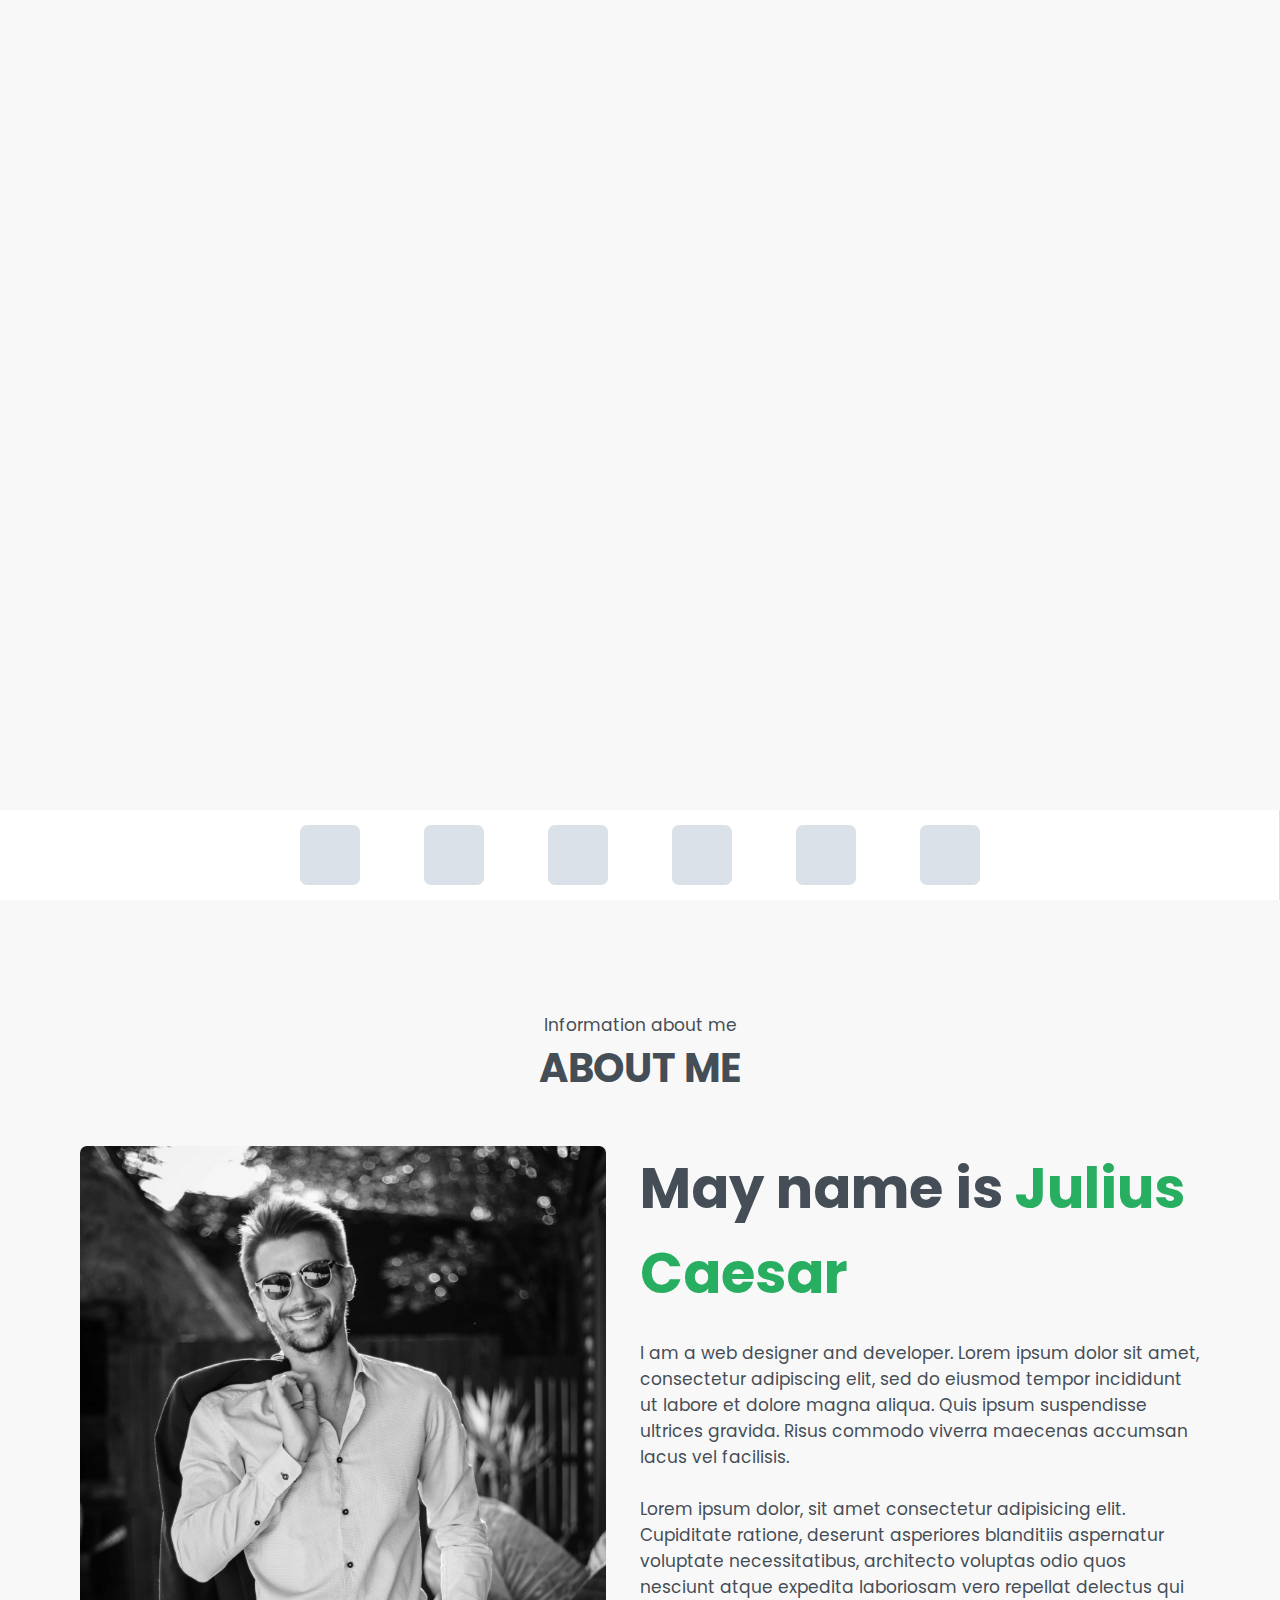
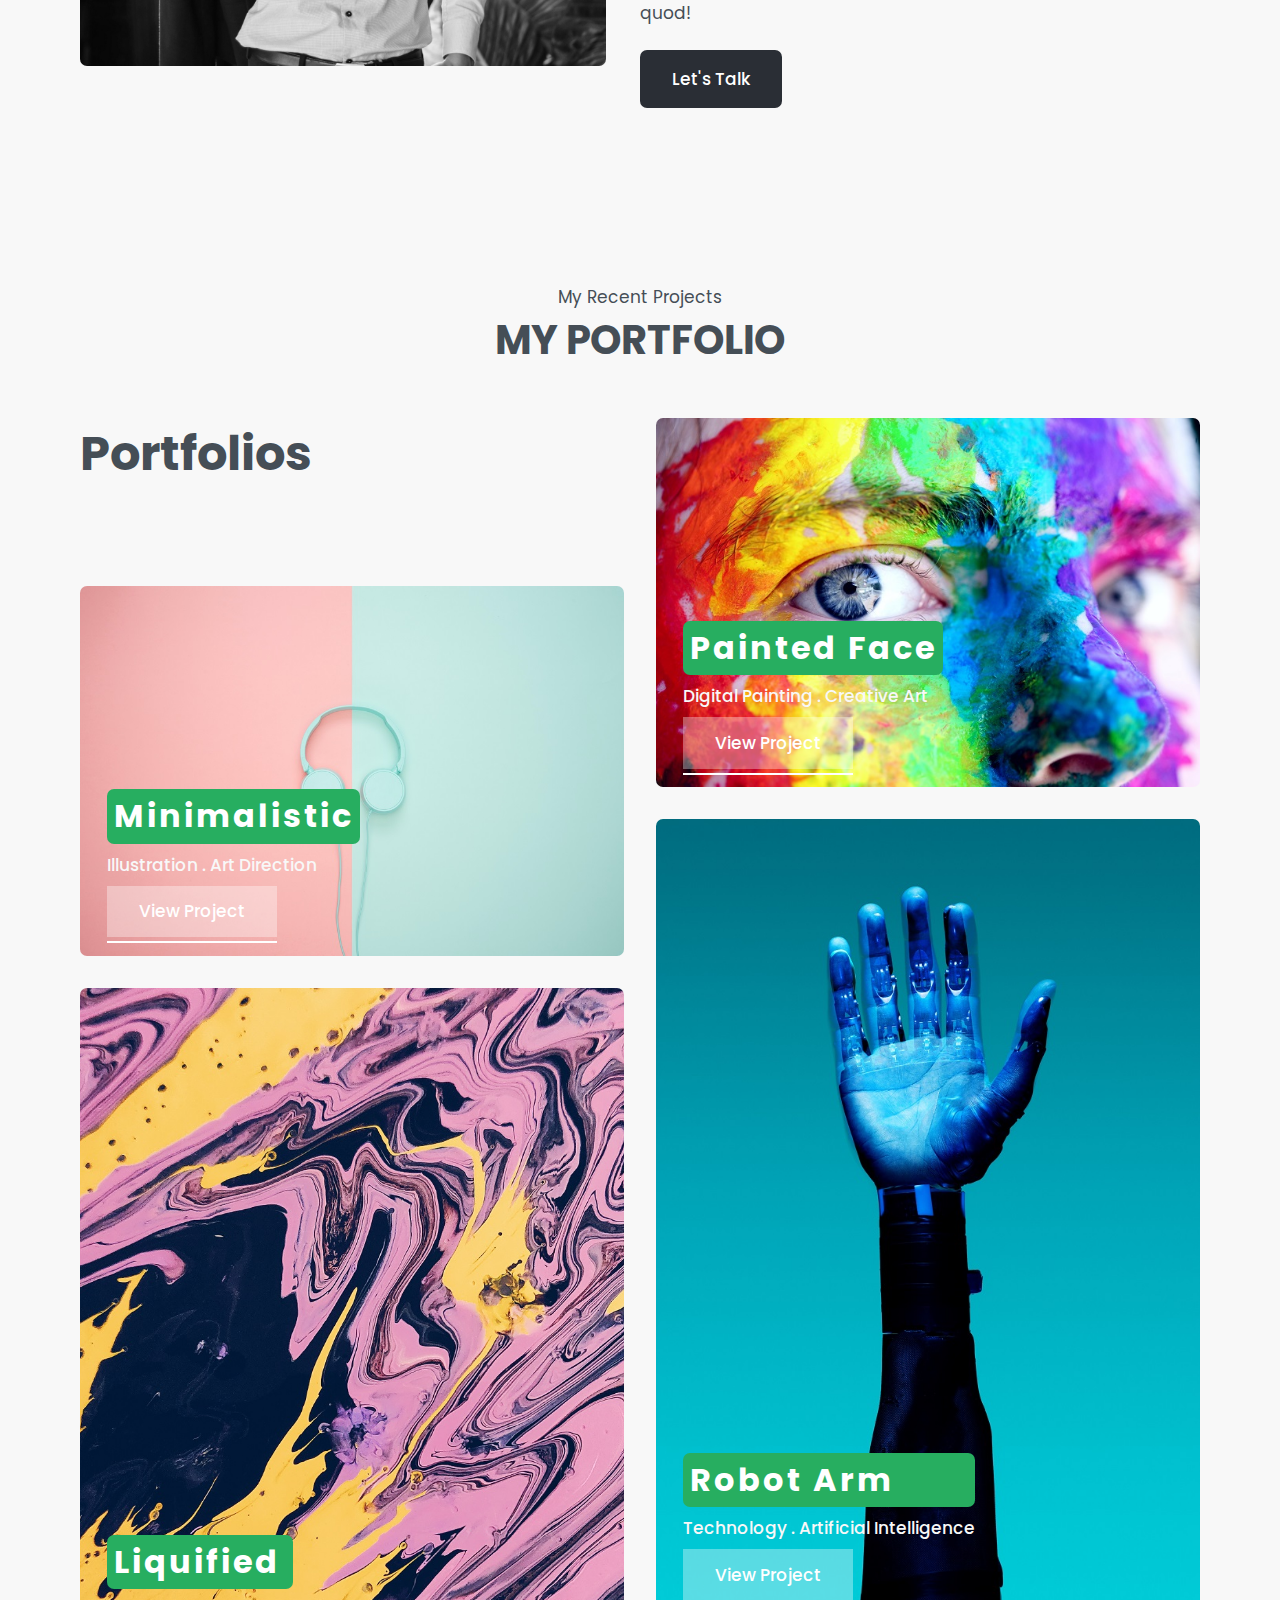
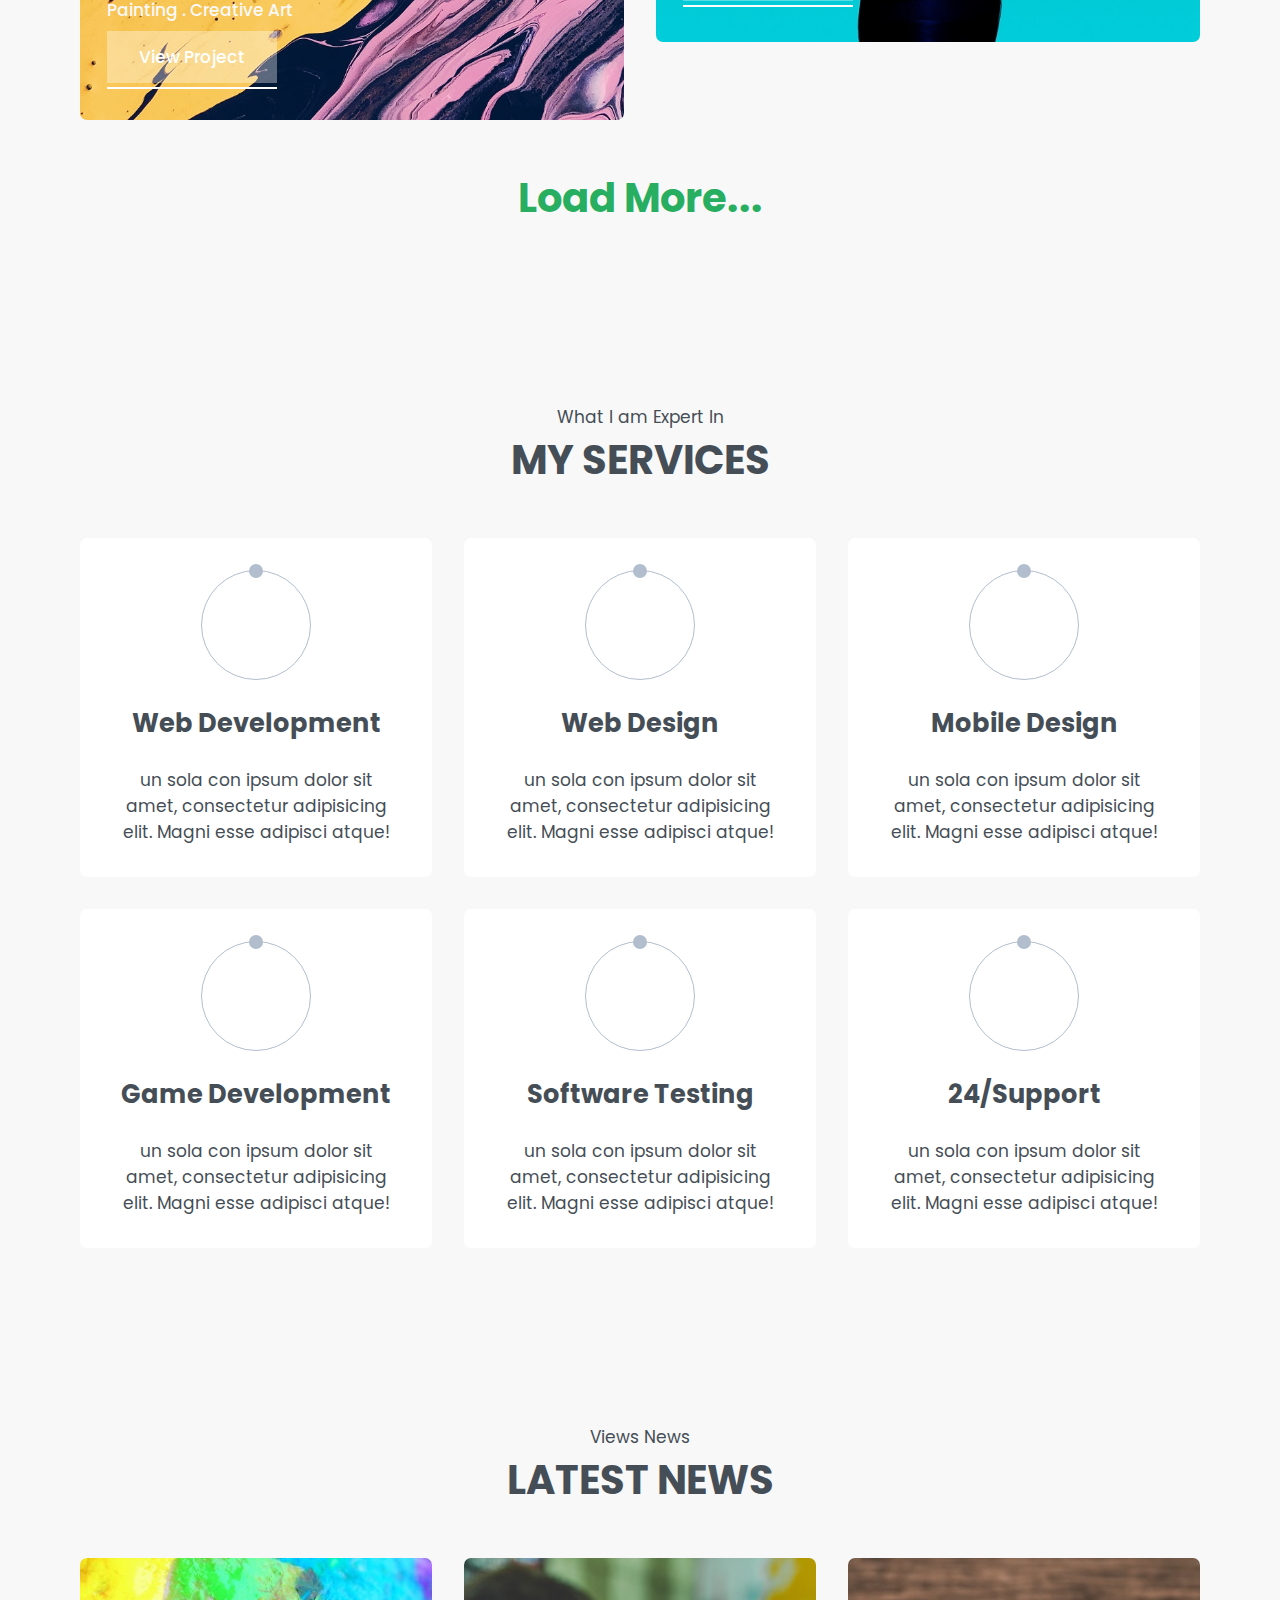
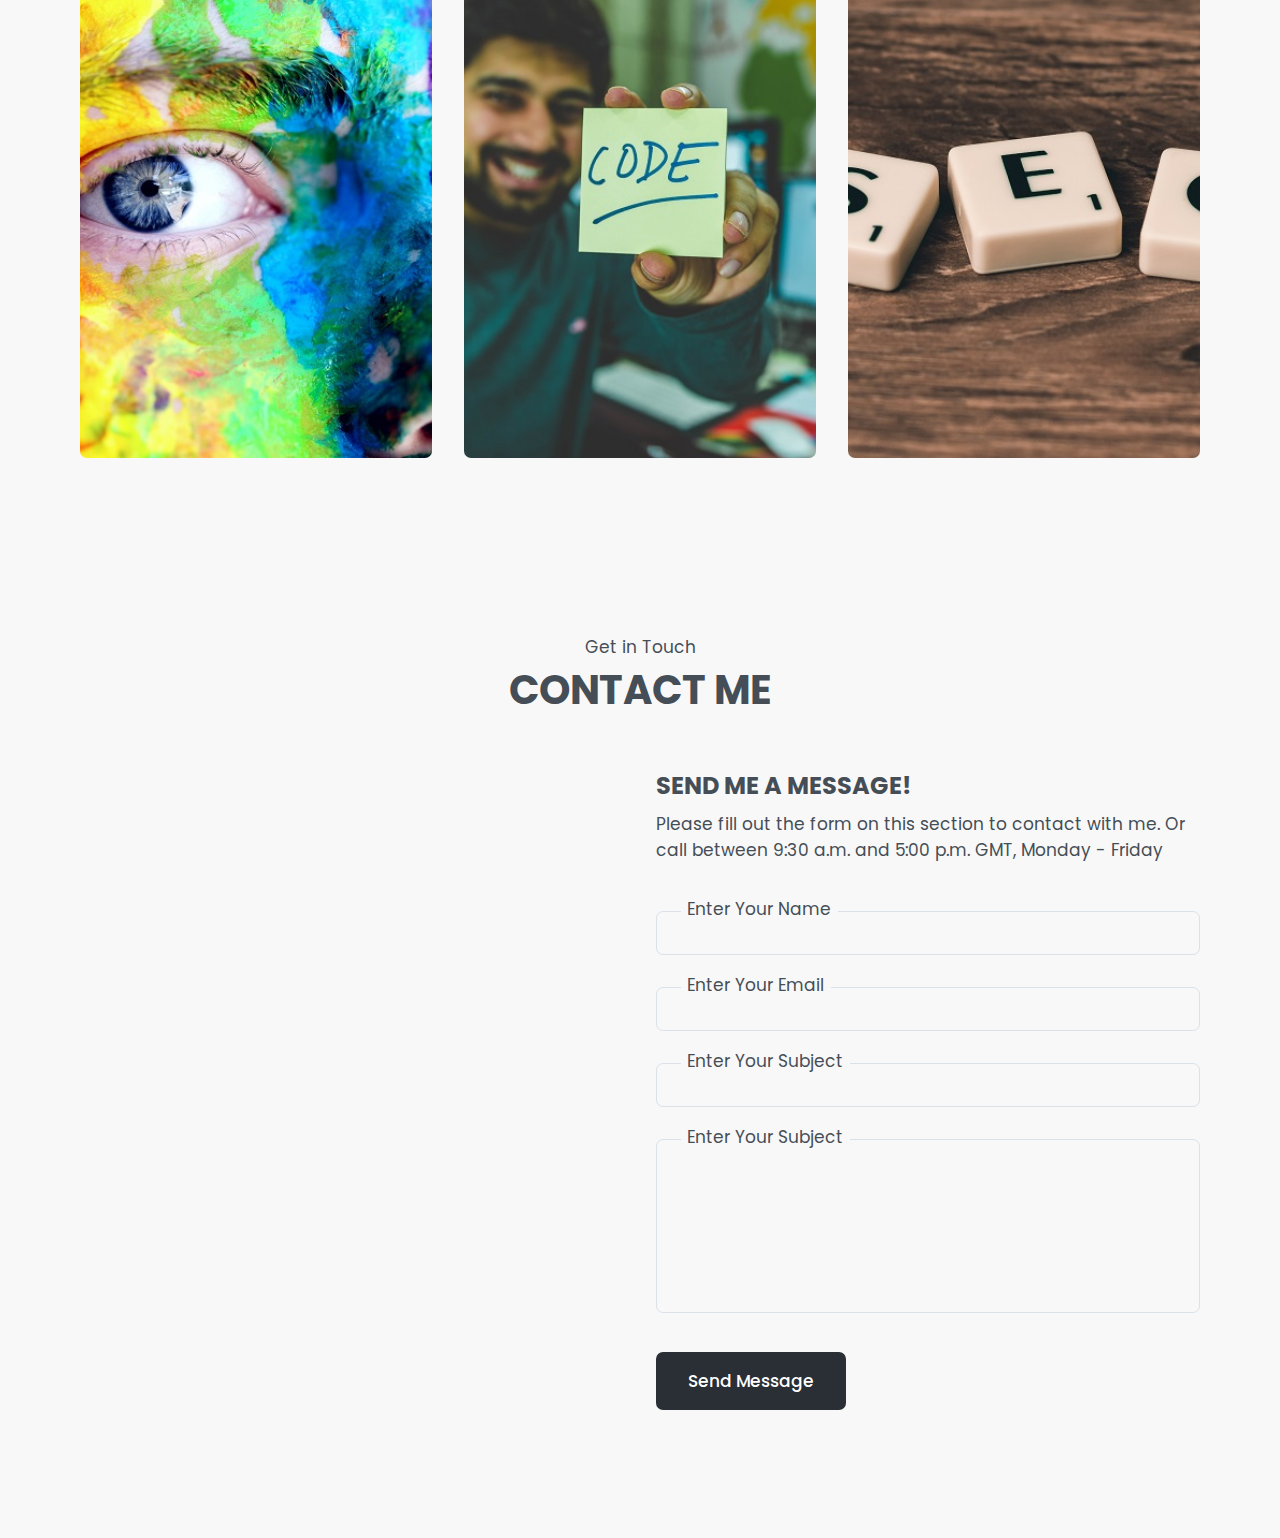
<file: Portfolio 2/portfolio/index.html>
<!DOCTYPE html>
<html lang="en">
<head>
    <meta charset="UTF-8">
    <meta name="viewport" content="width=device-width, initial-scale=1.0">
    <meta http-equiv="X-UA-Compatible" content="ie=edge">
    <title>Julius Caesar</title>
    <link rel="stylesheet" href="styles/style.css">
    <link rel="stylesheet" href="https://cdnjs.cloudflare.com/ajax/libs/font-awesome/6.1.2/css/all.min.css"
        integrity="sha512-1sCRPdkRXhBV2PBLUdRb4tMg1w2YPf37qatUFeS7zlBy7jJI8Lf4VHwWfZZfpXtYSLy85pkm9GaYVYMfw5BC1A=="
        crossorigin="anonymous" referrerpolicy="no-referrer" />
    <link rel="preconnect" href="https://fonts.googleapis.com">
    <link rel="preconnect" href="https://fonts.gstatic.com" crossorigin>
    <link href="https://fonts.googleapis.com/css2?family=Poppins:wght@400;500;600;700;800&display=swap" rel="stylesheet">
</head>

<body>
    <section class="sidebar">
        <nav class="navigation">
            <div class="logo">
                <a href="index.html">Julius</a>
            </div>
            <ul class="nav-items">
                <li class="nav-item">
                    <a href="#home"><i class="fa-solid fa-house"></i><span>Home</span></a>
                </li>
                <li class="nav-item">
                    <a href="#about"><i class="fa-solid fa-user"></i><span>About</span></a>
                </li>
                <li class="nav-item">
                    <a href="#projects"><i class="fa-solid fa-briefcase"></i><span>Projects</span></a>
                </li>
                <li class="nav-item">
                    <a href="#services"><i class="fa-solid fa-code"></i><span>Services</span></a>
                </li>
                <li class="nav-item">
                    <a href="#blogs"><i class="fa-solid fa-newspaper"></i><span>Blogs</span></a>
                </li>
                <li class="nav-item">
                    <a href="#contact"><i class="fa-solid fa-envelope"></i><span>Contact</span></a>
                </li>
            </ul>
            <footer>
                <p>&copy; 2022 Julius Caesar</p>
            </footer>
        </nav>
    </section>
    <main>
        <header class="header" id="home">
            <div class="header-content">
                <div class="h-text">
                    <h2>
                        Graphics Designer, Frontend Developer & Mentor
                    </h2>
                    <p>
                        I am a frontend web developer. I can provide clean code and pixel perfect design.
                    </p>
                </div>
                <div class="h-image">
                    <img src="img/avatar.png" alt="">
                </div>
            </div>
            <div class="mouse">
                <div class="dot"></div>
            </div>
        </header>
        <section class="section sec-about" id="about">
            <div class="main-title">
                <span>Information about me</span>
                <h3>About Me</h3>
            </div>
            <div class="about-content">
                <div class="left-about">
                    <img src="img/man.jpg" alt="">
                </div>
                <div class="right-about">
                    <h4>May name is <span>Julius Caesar</span></h4>
                    <p>
                        I am a web designer and developer. Lorem ipsum dolor sit amet, consectetur adipiscing elit, sed do
                        eiusmod tempor incididunt ut labore et dolore magna aliqua. Quis ipsum suspendisse ultrices gravida. Risus commodo
                        viverra maecenas accumsan lacus vel facilisis. <br /> <br />
                        Lorem ipsum dolor, sit amet consectetur adipisicing elit. Cupiditate ratione,
                        deserunt asperiores blanditiis aspernatur voluptate necessitatibus, architecto
                        voluptas odio quos nesciunt atque expedita laboriosam vero repellat delectus qui quod!                    
                    </p>
                    <a href="#" class="btn btn-main">Let's Talk</a>
                </div>
            </div>
        </section>

        <section class="section sec-projects" id="projects">
            <div class="main-title">
                <span>My Recent Projects</span>
                <h3>My Portfolio</h3>
            </div>
            <div class="projects-content">
                <div class="left-projects">
                    <h4 class="p-title">Portfolios</h4>
                    <div class="projects">
                        <div class="project">
                            <img src="img/ill.jpg" alt="">
                            <div class="text">
                                <h5>Minimalistic</h5>
                                <p>Illustration . Art Direction</p>
                                <a href="github.com" class="btn project-btn">View Project</a>
                            </div>
                        </div>
                        <div class="project">
                            <img src="img/art1.jpg" alt="">
                            <div class="text">
                                <h5>Liquified</h5>
                                <p>Painting . Creative Art</p>
                                <a href="github.com" class="btn project-btn">View Project</a>
                            </div>
                        </div>
                    </div>
                </div>
                <div class="right-ptojects">
                    <div class="projects">
                        <div class="project">
                            <img src="img/art2.jpg" alt="">
                            <div class="text">
                                <h5>Painted Face</h5>
                                <p>Digital Painting . Creative Art</p>
                                <a href="github.com" class="btn project-btn">View Project</a>
                            </div>
                        </div>
                        <div class="project">
                            <img src="img/art3.jpg" alt="">
                            <div class="text">
                                <h5>Robot Arm</h5>
                                <p>Technology . Artificial Intelligence</p>
                                <a href="github.com" class="btn project-btn">View Project</a>
                            </div>
                        </div>
                    </div>
                </div>
            </div>
            <a href="#" class="see-more">Load More...</a>
        </section>

        <section class="section sec-services" id="services">
            <div class="main-title">
                <span>What I am Expert In</span>
                <h3>My Services</h3>
            </div>
            <div class="services">
                <div class="service">
                    <div class="s-content">
                        <div class="icon">
                            <i class="fa-solid fa-laptop-code"></i>
                        </div>
                        <h5>Web Development</h5>
                        <p>
                            un sola con ipsum dolor sit amet, consectetur
                            adipisicing elit. Magni esse adipisci atque!
                        </p>
                    </div>
                </div>
                <div class="service">
                    <div class="s-content">
                        <div class="icon">
                            <i class="fa-solid fa-laptop"></i>
                        </div>
                        <h5>Web Design</h5>
                        <p>
                            un sola con ipsum dolor sit amet, consectetur
                            adipisicing elit. Magni esse adipisci atque!
                        </p>
                    </div>
                </div>
                <div class="service">
                    <div class="s-content">
                        <div class="icon">
                            <i class="fa-solid fa-mobile-button"></i>
                        </div>
                        <h5>Mobile Design</h5>
                        <p>
                            un sola con ipsum dolor sit amet, consectetur
                            adipisicing elit. Magni esse adipisci atque!
                        </p>
                    </div>
                </div>
                <div class="service">
                    <div class="s-content">
                        <div class="icon">
                            <i class="fa-solid fa-gamepad"></i>
                        </div>
                        <h5>Game Development</h5>
                        <p>
                            un sola con ipsum dolor sit amet, consectetur
                            adipisicing elit. Magni esse adipisci atque!
                        </p>
                    </div>
                </div>
                <div class="service">
                    <div class="s-content">
                        <div class="icon">
                            <i class="fa-solid fa-bug"></i>
                        </div>
                        <h5>Software Testing</h5>
                        <p>
                            un sola con ipsum dolor sit amet, consectetur
                            adipisicing elit. Magni esse adipisci atque!
                        </p>
                    </div>
                </div>
                <div class="service">
                    <div class="s-content">
                        <div class="icon">
                            <i class="fa-solid fa-headset"></i>
                        </div>
                        <h5>24/Support</h5>
                        <p>
                            un sola con ipsum dolor sit amet, consectetur
                            adipisicing elit. Magni esse adipisci atque!
                        </p>
                    </div>
                </div>
            </div>
        </section>

        <section class="section sec-blogs" id="blogs">
            <div class="main-title">
                <span>Views News</span>
                <h3>Latest News</h3>
            </div>
            <div class="blogs-content">
                <div class="blog-item">
                    <div class="blog-text">
                        <div class="text-content">
                            <div class="top">
                                <i class="fa-solid fa-arrow-up-right-from-square"></i>
                            </div>
                            <div class="bottom">
                                <p>10 August, 2022</p>
                                <a href="www.google.com">
                                    <a href="#">How To Write Clean Code</a>
                                </a>
                            </div>
                        </div>
                    </div>
                    <img src="img/art2.jpg" alt="ArtImage">
                </div>
                <div class="blog-item">
                    <div class="blog-text">
                        <div class="text-content">
                            <div class="top">
                                <i class="fa-solid fa-arrow-up-right-from-square"></i>
                            </div>
                            <div class="bottom">
                                <p>10 November, 2021</p>
                                <a href="www.google.com">
                                    How To Optimize Your Websites
                                </a>
                            </div>
                        </div>
                    </div>
                    <img src="img/code.jpg" alt="ArtImage">
                </div>
                <div class="blog-item">
                    <div class="blog-text">
                        <div class="text-content">
                            <div class="top">
                                <i class="fa-solid fa-arrow-up-right-from-square"></i>
                            </div>
                            <div class="bottom">
                                <p>05 June, 2022</p>
                                <a href="#">How To Use SEO Effiently</a>
                            </div>
                        </div>
                    </div>
                    <img src="img/seo.jpg" alt="ArtImage">
                </div>
            </div>
        </section>

        <section class="section sec-contact" id="contact">
            <div class="main-title">
                <span>Get in Touch</span>
                <h3>CONTACT ME</h3>
            </div>
            <div class="contact-content">
                <div class="map">
                    <iframe
                        src="https://www.google.com/maps/embed?pb=!1m18!1m12!1m3!1d40352.73201549019!2d0.24231133153892934!3d50.793260688557275!2m3!1f0!2f0!3f0!3m2!1i1024!2i768!4f13.1!3m3!1m2!1s0x47df70ac77af480d%3A0xf767a9a392d8f605!2sEastbourne!5e0!3m2!1sen!2suk!4v1660312200050!5m2!1sen!2suk"
                        style="border:0;" allowfullscreen="" loading="lazy"
                        referrerpolicy="no-referrer-when-downgrade"></iframe>
                </div>
                <form  class="form">
                    <h3 class="contact-me">Send me a message!</h3>
                    <p class="c-text">
                        Please fill out the form on this section to contact with me. Or call between 9:30 a.m. and 5:00 p.m. GMT, Monday -
                        Friday
                    </p>
                    <div class="input-container">
                        <label for="name">Enter Your Name</label>
                        <input type="text" name="name" id="name">
                    </div>
                    <div class="input-container">
                        <label for="email">Enter Your Email</label>
                        <input type="text" name="email" id="email">
                    </div>
                    <div class="input-container">
                        <label for="subject">Enter Your Subject</label>
                        <input type="text" name="subject" id="subject">
                    </div>
                    <div class="input-container">
                        <label for="textarea">Enter Your Subject</label>
                        <textarea name="textarea" id="textarea" cols="30" rows="6"></textarea>
                    </div>
                    <button type="submit" class="btn btn-submit">Send Message</button>
                </form>
            </div>
        </section>
    </main>
</body>
</html>
</file>
<file: FlexBox Project/FlexWeb/style.css>
*{
    margin: 0;
    padding: 0;
    box-sizing: border-box;
    text-decoration: none;
    list-style: none;
}


body{
    font-family: 'Poppins', sans-serif;
    background: url(./img/bg.svg);
    display: flex;
    align-items: center;
    justify-content: center;
    min-height: 100vh;
    font-size: 20px;
    color: #333333;
    font-weight: 500;
}


.main-container{
    width: 1734px;
    height: 915px;
    background: linear-gradient(283.07deg, #F4E8E8 -17.02%, rgba(255, 255, 255, 0.3) 97.42%);
    box-shadow: 0px 4px 54px rgba(0, 0, 0, 0.25);
    border-radius: 35px;
    backdrop-filter: 17px;
    border: 4px solid white;
}

.navigation{
    display: flex;
    justify-content: space-between;
    min-height: 10vh;
    align-items: center;
    margin: 0 5rem;
}
.logo h1{
    font-weight: 800;
}

.navigation .nav-items{
    display: flex;
    align-items: center;
}

.nav-items li{
    margin: 0 2.5rem;
}
.nav-items a{
    font-weight: 500;
    text-transform: uppercase;
    font-size: inherit;
    font-family: inherit;
    color: inherit;
}

.section-main{
    display: flex;
    margin: 6rem 5rem;
    flex-grow: 1;
}

.section-main .left-content p{
    padding-bottom: 2rem;
}
.section-main .left-content h1{
    font-size: 5rem;
}

.section-main .left-content{
    width: 100%;
}
.section-main .right-content{
    width: 100%;
    position: relative;
}
.section-main .right-content .images-con{
    position: relative;
}
.circle{
    position: absolute;
    left: 50%;
    z-index: -1;
    transform: translateX(-50%) translateY(-41px);
    top: auto;
}
.shopper{
    position: absolute;
    left: 50%;
    z-index: 5;
    transform: translateX(-50%);
    top: auto;
}

.dots{
    position: absolute;
    right: 0;
    transform: translateY(-50%);
    top: 50%;
    display: flex;
    flex-direction: column;
}

.dot-1, .dot-2, .dot-3{
    width: 1rem;
    height: 1rem;
    border-radius: 50%;
    background-color: red;
    margin: .6rem 0;
    cursor: pointer;
}

.dot-1{
    background-color: #EF5DA8;
}
.dot-2,.dot-3{
    background-color: white;
    border: 1px solid #EF5DA8;
}


.h-btn{
    color: #EF5DA8 ;
    margin-top: 3rem;
    display: inline-block;
}
</file>
<file: Grid Project/grid-project/styles/style.css>
* {
  margin: 0;
  padding: 0;
  -webkit-box-sizing: border-box;
          box-sizing: border-box;
}

body {
  background-color: #10121b;
  color: #fff;
  font-family: 'M PLUS Rounded 1c', sans-serif;
}

p, h1 {
  text-transform: uppercase;
}

.main-content {
  position: relative;
  min-height: 100vh;
}

.main-content .content {
  padding: 6rem 10rem;
}

.main-content .content .blogs-con {
  margin-top: 6rem;
  display: -ms-grid;
  display: grid;
  -ms-grid-columns: (minmax(400px, 1fr))[auto-fill];
      grid-template-columns: repeat(auto-fill, minmax(400px, 1fr));
  grid-gap: 2rem;
}

.main-content .content .blog-content {
  padding: 1rem;
}

.main-content .content .blogs-con a {
  text-decoration: none;
  color: #fff;
  font-size: 1.3rem;
  font-weight: 400;
  -webkit-transition: all .4s ease-in-out;
  transition: all .4s ease-in-out;
  padding: .8rem 0;
  display: inline-block;
}

.main-content .content .blogs-con a:hover {
  color: #0381ff;
}

.main-content .content .blog .image img {
  width: 100%;
  height: 100%;
  -o-object-fit: cover;
     object-fit: cover;
}

.main-content .content .blog {
  background-color: #191d2b;
  -webkit-transition: all .4s ease-in-out;
  transition: all .4s ease-in-out;
}

.main-content .content .blog:hover {
  -webkit-transform: translateY(-5px);
          transform: translateY(-5px);
  cursor: pointer;
}

.main-content .title-container {
  position: relative;
  width: 50%;
}

.main-content .title-container h1 {
  font-size: 3rem;
  font-weight: 600;
}

.main-content .title-container p {
  font-size: 4rem;
  font-weight: 700;
  opacity: 0.06;
  position: absolute;
  top: 50%;
  left: 0;
}

.main-content .title-container::before {
  content: '';
  position: absolute;
  left: 0;
  width: 40%;
  height: .48rem;
  background-color: #0381ff6b;
  bottom: -20%;
  border-radius: 12px;
  z-index: -2;
}

.main-content .title-container::after {
  content: '';
  position: absolute;
  left: 0;
  width: 18%;
  height: .48rem;
  background-color: #037fff;
  bottom: -20%;
  border-radius: 12px;
}

.lines {
  width: 100%;
  min-height: 100%;
  position: absolute;
  top: 0;
  display: -webkit-box;
  display: -ms-flexbox;
  display: flex;
  -webkit-box-pack: space-evenly;
      -ms-flex-pack: space-evenly;
          justify-content: space-evenly;
  z-index: -1;
}

.line-1, .line-2, .line-3, .line-4 {
  width: 1px;
  background-color: #fff;
  opacity: 0.1;
  min-height: 100%;
}

/*Media Querries*/
/*@media screen and (max-width:1287px) {
    .blogs-con{
        grid-template-columns: repeat(2, 1fr);
    }
    .content{
        padding: 6rem 7rem;
    }
}
@media screen and (max-width:956px) {
    .content{
        padding: 6rem 3rem;
    }
    .title-container h1{
        font-size: 3rem;
    }
    .title-container p{
        font-size: 3rem;
    }
}
@media screen and (max-width:681px) {
    .blogs-con{
        grid-template-columns: repeat(1, 1fr);
    }
    .title-container h1{
        font-size: 2rem;
    }
    .title-container p{
        font-size: 2rem;
    }
}*/
/*# sourceMappingURL=style.css.map */
</file>
<file: NFT Project/NFTWebsite/styles/style.css>
* {
  margin: 0;
  padding: 0;
  -webkit-box-sizing: border-box;
          box-sizing: border-box;
  list-style: none;
  text-decoration: none;
}

:root {
  --color-white: #fff;
  --color-black: #000;
  --color-bg: #222260;
  --color-primary: #0ACF83;
  --color-secondary: #F56692;
  --color-neutral-1: #F9FBFE;
  --color-neutral-2: #E5E9F2;
  --color-neutral-3: #D3D9E2;
  --color-neutral-4: #C0C6D4;
  --color-neutral-5: #A5B0C3;
  --color-neutral-6: #8E9CB2;
  --color-grey-light: rgb(21, 44, 91);
  --color-grey-0: #f8f8f8;
  --color-grey-1: #dbe1e8;
  --color-grey-2: #b2becd;
  --color-grey-3: #6c7983;
  --color-grey-4: #454e56;
  --color-grey-5: #2a2e35;
  --color-grey-6: #12181b;
  --color-grey-7: #0a0e12;
  --font-size: 17px;
  --font-size-md: 25px;
  --font-size-lg: 50px;
}

body {
  font-family: 'Poppins', sans-serif;
  background-color: var(--color-bg);
  font-size: var(--font-size);
}

@media screen and (max-width: 1300px) {
  body {
    --font-size-lg: 40px;
  }
}

@media screen and (max-width: 660px) {
  body {
    font-size: 90%;
    --font-size-lg: 35px;
  }
}

p {
  color: var(--color-grey-4);
}

h1, h2, h3, h4, h5, h6 {
  color: var(--color-grey-light);
}

header {
  min-height: 100vh;
  background-color: var(--color-white);
}

a {
  color: var(--color-primary);
  text-decoration: none;
  display: inline-block;
}

.navigation {
  min-height: 10vh;
  display: -webkit-box;
  display: -ms-flexbox;
  display: flex;
  -webkit-box-pack: justify;
      -ms-flex-pack: justify;
          justify-content: space-between;
  -webkit-box-align: center;
      -ms-flex-align: center;
          align-items: center;
  -webkit-box-shadow: 0 3px 15px rgba(0, 0, 0, 0.07);
          box-shadow: 0 3px 15px rgba(0, 0, 0, 0.07);
  position: fixed;
  top: 0;
  width: 100%;
  z-index: 10;
  background-color: var(--color-white);
}

.navigation .logo {
  display: -webkit-box;
  display: -ms-flexbox;
  display: flex;
  -webkit-box-align: center;
      -ms-flex-align: center;
          align-items: center;
}

.navigation .logo img {
  width: 40px;
}

.navigation .logo h6 {
  font-size: var(--font-size-md);
  margin-left: .5rem;
  font-weight: 700;
  color: var(--color-primary);
}

.navigation .nav-items {
  display: -webkit-box;
  display: -ms-flexbox;
  display: flex;
  -webkit-box-align: center;
      -ms-flex-align: center;
          align-items: center;
}

@media screen and (max-width: 1438px) {
  .navigation .nav-items {
    display: none;
  }
}

.navigation .nav-items .nav-item a {
  padding: 0 2rem;
  font-family: inherit;
  font-weight: 500;
  color: var(--color-grey-3);
  -webkit-transition: color .2s ease-in-out;
  transition: color .2s ease-in-out;
}

.navigation .nav-items .nav-item a:hover {
  color: var(--color-secondary);
}

.navigation .nav-cta {
  display: -webkit-box;
  display: -ms-flexbox;
  display: flex;
  -webkit-box-align: center;
      -ms-flex-align: center;
          align-items: center;
}

.navigation .nav-cta .cart {
  position: relative;
}

.navigation .nav-cta .cart span {
  position: absolute;
  width: 17px;
  height: 17px;
  background-color: var(--color-secondary);
  border-radius: 50%;
  font-size: .7rem;
  padding: .1rem;
  color: var(--color-white);
  top: -5px;
  right: -5px;
  display: -webkit-box;
  display: -ms-flexbox;
  display: flex;
  -webkit-box-align: center;
      -ms-flex-align: center;
          align-items: center;
  -webkit-box-pack: center;
      -ms-flex-pack: center;
          justify-content: center;
}

.navigation .nav-cta .cart i {
  font-size: 1.8rem;
  color: var(--color-grey-3);
}

.navigation .nav-cta .nav-btn {
  margin-left: 1.5rem;
}

.header-content {
  display: -ms-grid;
  display: grid;
  -ms-grid-columns: (1fr)[2];
      grid-template-columns: repeat(2, 1fr);
  grid-gap: 2rem;
  margin-top: 10vh;
  padding-top: 5rem;
}

@media screen and (max-width: 1041px) {
  .header-content {
    -ms-grid-columns: (1fr)[1];
        grid-template-columns: repeat(1, 1fr);
  }
}

.header-content .right-header {
  display: -webkit-box;
  display: -ms-flexbox;
  display: flex;
  -webkit-box-align: center;
      -ms-flex-align: center;
          align-items: center;
  -webkit-box-pack: center;
      -ms-flex-pack: center;
          justify-content: center;
}

@media screen and (max-width: 1041px) {
  .header-content .right-header {
    -ms-grid-row: 1;
    grid-row: 1;
  }
}

.header-content .right-header .header-img {
  -webkit-transform: scale(1) perspective(1040px) rotateY(-18deg) rotateX(0) rotate(0);
          transform: scale(1) perspective(1040px) rotateY(-18deg) rotateX(0) rotate(0);
  display: -webkit-box;
  display: -ms-flexbox;
  display: flex;
  padding-top: 7rem;
  -webkit-box-pack: end;
      -ms-flex-pack: end;
          justify-content: flex-end;
  -webkit-transition: all .4s ease-in-out;
  transition: all .4s ease-in-out;
  margin-right: 1rem;
}

@media screen and (max-width: 1041px) {
  .header-content .right-header .header-img {
    -webkit-transform: initial;
            transform: initial;
    margin-right: 0rem;
  }
  .header-content .right-header .header-img:hover {
    -webkit-transform: initial;
            transform: initial;
  }
}

.header-content .right-header .header-img:hover {
  -webkit-transform: scale(1.1) perspective(10000) rotateY(-18deg) rotateX(0) rotate(0);
          transform: scale(1.1) perspective(10000) rotateY(-18deg) rotateX(0) rotate(0);
}

@media screen and (max-width: 1041px) {
  .header-content .right-header .header-img:hover {
    -webkit-transform: initial;
            transform: initial;
  }
}

.header-content .right-header .header-img img {
  width: 80%;
  border-radius: 9px;
}

@media screen and (max-width: 1041px) {
  .header-content .right-header .header-img img {
    width: 100%;
  }
}

.header-content .left-header {
  display: -webkit-box;
  display: -ms-flexbox;
  display: flex;
  -webkit-box-orient: vertical;
  -webkit-box-direction: normal;
      -ms-flex-direction: column;
          flex-direction: column;
  -webkit-box-pack: center;
      -ms-flex-pack: center;
          justify-content: center;
  padding-top: 6rem;
}

@media screen and (max-width: 1041px) {
  .header-content .left-header {
    padding-top: 1rem;
    padding-bottom: 10rem;
  }
}

.header-content .left-header h1 {
  color: var(--color-grey-5);
  font-size: var(--font-size-lg);
}

.header-content .left-header h1 span {
  color: var(--color-primary);
}

.header-content .left-header p {
  padding-top: 1rem;
  line-height: 2rem;
}

.header-content .left-header .header-btns {
  padding-top: 3rem;
}

.header-content .left-header .header-btns a {
  padding: .8rem 1.5rem;
}

.header-content .left-header .header-btns a:last-child {
  margin-left: 1rem;
  background: transparent;
  border: 1px solid var(--color-primary);
  color: var(--color-grey-light);
  padding: .8rem 2rem;
}

.header-content .left-header .header-btns a:last-child:hover {
  background: var(--color-primary);
  color: var(--color-white);
}

.header-content .left-header .header-intro {
  margin-top: 3rem;
  display: -webkit-box;
  display: -ms-flexbox;
  display: flex;
  -webkit-box-align: center;
      -ms-flex-align: center;
          align-items: center;
  -ms-flex-item-align: start;
      align-self: flex-start;
}

.header-content .left-header .header-intro a {
  background-color: #0acf83a4;
  color: var(--color-grey-light);
  display: inline-block;
  font-size: .8rem;
  padding: .5rem .4rem;
  border-radius: 30px;
}

.header-content .left-header .header-intro a span:first-child {
  padding: .2rem .8rem;
  background-color: var(--color-primary);
  border-radius: 30px;
  color: var(--color-white);
}

.header-content .left-header .header-intro a span:nth-child(2) {
  margin-left: .5rem;
  margin-right: .5rem;
}

section {
  padding-top: 10rem;
  padding-bottom: 16rem;
  padding-left: 18rem;
  padding-right: 18rem;
  margin-top: -6rem;
  -webkit-transform: skewY(-5deg);
          transform: skewY(-5deg);
}

@media screen and (max-width: 1629px) {
  section {
    padding-left: 12rem;
    padding-right: 12rem;
  }
}

@media screen and (max-width: 1300px) {
  section {
    padding-left: 12rem;
    padding-right: 12rem;
  }
}

@media screen and (max-width: 1250px) {
  section {
    padding-left: 6rem;
    padding-right: 6rem;
  }
}

.section-content {
  -webkit-transform: skewY(5deg);
          transform: skewY(5deg);
}

.section-popular {
  background-color: var(--color-grey-0);
}

.section-popular .popular-content {
  display: -ms-grid;
  display: grid;
  -ms-grid-columns: (minmax(300px, 1fr))[auto-fill];
      grid-template-columns: repeat(auto-fill, minmax(300px, 1fr));
  grid-gap: 2rem;
  border-radius: 7px;
  padding-top: 2rem;
}

.section-popular .popular-content .popular-item {
  background-color: var(--color-white);
  border-radius: 7px;
  -webkit-box-shadow: 1px 3px 20px rgba(0, 0, 0, 0.07);
          box-shadow: 1px 3px 20px rgba(0, 0, 0, 0.07);
  border: 1px solid var(--color-grey-1);
  -webkit-transition: all .4s ease-in-out;
  transition: all .4s ease-in-out;
}

.section-popular .popular-content .popular-item:hover {
  -webkit-box-shadow: 1px 3px 20px rgba(0, 0, 0, 0.2);
          box-shadow: 1px 3px 20px rgba(0, 0, 0, 0.2);
}

.section-popular .popular-content .popular-item img {
  width: 100%;
  border-top-left-radius: 7px;
  border-top-right-radius: 7px;
  height: 400px;
  -o-object-fit: cover;
     object-fit: cover;
}

.section-popular .popular-content .popular-item .popular-text {
  padding: 1.5rem 1rem;
}

.section-popular .popular-content .popular-item .popular-text p {
  padding-bottom: 1rem;
  padding-top: .2rem;
  font-size: 1rem;
}

.section-popular .popular-content .popular-item .popular-text h6 {
  font-size: 1.4rem;
  font-weight: 500;
}

.section-sellers {
  background-color: var(--color-white);
}

.section-sellers .sellers {
  display: -ms-grid;
  display: grid;
  -ms-grid-columns: (minmax(320px, 1fr))[auto-fill];
      grid-template-columns: repeat(auto-fill, minmax(320px, 1fr));
  grid-gap: 2rem;
  padding-top: 3rem;
}

.section-sellers .sellers .sellers-card {
  padding: 1.5rem;
  background-color: var(--color-grey-0);
  border-radius: 10px;
  border: 1px solid var(--color-grey-1);
  -webkit-box-shadow: 1px 3px 20px rgba(0, 0, 0, 0.06);
          box-shadow: 1px 3px 20px rgba(0, 0, 0, 0.06);
  -webkit-transition: all .4s ease-in-out;
  transition: all .4s ease-in-out;
}

.section-sellers .sellers .sellers-card:hover {
  -webkit-box-shadow: 0px 2px 20px rgba(0, 0, 0, 0.13);
          box-shadow: 0px 2px 20px rgba(0, 0, 0, 0.13);
  -webkit-transform: translateY(-5px);
          transform: translateY(-5px);
}

.section-sellers .sellers .sellers-card:hover img {
  -webkit-transform: scale(1.1);
          transform: scale(1.1);
}

.section-sellers .sellers .sellers-card .s-card-content {
  display: -webkit-box;
  display: -ms-flexbox;
  display: flex;
  -webkit-box-align: center;
      -ms-flex-align: center;
          align-items: center;
}

.section-sellers .sellers .sellers-card .s-card-content .image {
  width: 110px;
  height: 110px;
  border-radius: 10px;
  margin-right: 1rem;
  overflow: hidden;
  position: relative;
}

.section-sellers .sellers .sellers-card .s-card-content .image img {
  width: 100%;
  height: 100%;
  -o-object-fit: cover;
     object-fit: cover;
  -webkit-transition: all 0.4s ease-in-out;
  transition: all 0.4s ease-in-out;
}

.section-sellers .sellers .sellers-card .s-card-content .image .number {
  position: absolute;
  top: 10px;
  left: 10px;
  background-color: var(--color-secondary);
  color: var(--color-white);
  padding: .1rem .8rem;
  border-radius: 20px;
  font-size: .9rem;
}

.section-sellers .sellers .sellers-card .s-card-content .s-card-text {
  display: -webkit-box;
  display: -ms-flexbox;
  display: flex;
  -webkit-box-orient: vertical;
  -webkit-box-direction: normal;
      -ms-flex-direction: column;
          flex-direction: column;
  -webkit-box-flex: 1;
      -ms-flex: 1;
          flex: 1;
}

.section-sellers .sellers .sellers-card .s-card-content .s-card-text p {
  font-weight: 500;
}

.section-sellers .sellers .sellers-card .s-card-content .s-card-text .name h6 {
  font-size: 1.2rem;
  font-weight: 700;
  color: var(--color-grey-4);
}

.section-sellers .sellers .sellers-card .s-card-content .s-card-text .name h6 i {
  color: var(--color-primary);
  margin-left: .5rem;
}

.section-sellers .sellers .sellers-card .s-card-content .s-card-text .name p {
  padding-bottom: 1rem;
}

.section-sellers .sellers .sellers-card .s-card-content .s-card-text .price {
  width: 100%;
  display: -webkit-box;
  display: -ms-flexbox;
  display: flex;
  -webkit-box-pack: justify;
      -ms-flex-pack: justify;
          justify-content: space-between;
  -webkit-box-align: center;
      -ms-flex-align: center;
          align-items: center;
}

.section-sellers .sellers .sellers-card .s-card-content .s-card-text .price p:first-child {
  padding: .2rem .3rem;
  border: 2px solid var(--color-grey-1);
  border-radius: 3px;
  font-weight: 600;
}

.section-sellers .sellers .sellers-card .s-card-content .s-card-text .price p:last-child i {
  margin-right: .3rem;
}

.section-bids {
  background-color: var(--color-grey-0);
}

.section-bids .bid-content {
  padding-top: 3rem;
  display: -ms-grid;
  display: grid;
  -ms-grid-columns: (minmax(310px, 1fr))[auto-fill];
      grid-template-columns: repeat(auto-fill, minmax(310px, 1fr));
  grid-gap: 2rem;
}

.section-bids .bid-content .bid-card {
  background-color: var(--color-white);
  border-radius: 10px;
  border: 1px solid var(--color-grey-1);
  -webkit-box-shadow: 1px 3px 20px rgba(0, 0, 0, 0.06);
          box-shadow: 1px 3px 20px rgba(0, 0, 0, 0.06);
}

.section-bids .bid-content .bid-card .card-content {
  padding: 1.5rem;
}

.section-bids .bid-content .bid-card .card-content .image {
  border-radius: 10px;
  position: relative;
}

.section-bids .bid-content .bid-card .card-content .image img {
  width: 100%;
  height: 300px;
  -o-object-fit: cover;
     object-fit: cover;
  border-radius: 10px;
}

.section-bids .bid-content .bid-card .card-content .image .avatar {
  position: absolute;
  width: 60px;
  height: 60px;
  border-radius: 50%;
  bottom: -22px;
  right: 7%;
  border: 2px solid var(--color-white);
}

.section-bids .bid-content .bid-card .card-content h4 {
  padding: 1rem 0;
}

.section-bids .bid-content .bid-card .card-content .auction {
  display: -webkit-box;
  display: -ms-flexbox;
  display: flex;
  -webkit-box-pack: justify;
      -ms-flex-pack: justify;
          justify-content: space-between;
  padding: 1rem 0;
}

.section-bids .bid-content .bid-card .card-content .auction p:last-child span {
  font-weight: 600;
  font-size: 1.1rem;
  color: var(--color-primary);
}

.section-bids .bid-content .bid-card .card-content .duration {
  font-weight: 600;
  display: -webkit-box;
  display: -ms-flexbox;
  display: flex;
  -webkit-box-pack: justify;
      -ms-flex-pack: justify;
          justify-content: space-between;
  color: var(--color-grey-3);
}

.section-bids .bid-content .bid-card .card-content .bid-btn {
  padding-top: 3rem;
}

.section-bids .bid-content .bid-card .card-content .bid-btn a {
  text-align: center;
  width: 100%;
  padding: 1.2rem 2rem;
}

.section-selling {
  background-color: var(--color-white);
}

.section-selling .nft-cards {
  display: -ms-grid;
  display: grid;
  -ms-grid-columns: (minmax(440px, 1fr))[auto-fill];
      grid-template-columns: repeat(auto-fill, minmax(440px, 1fr));
  padding-top: 7rem;
  grid-row-gap: 4rem;
  grid-column-gap: 2rem;
}

.section-selling .nft-cards .nft-card {
  background-color: var(--color-white);
  -webkit-box-shadow: 5px 7px 20px rgba(0, 0, 0, 0.1);
          box-shadow: 5px 7px 20px rgba(0, 0, 0, 0.1);
  border-radius: 10px;
  position: relative;
}

.section-selling .nft-cards .nft-card .nft-card-con {
  padding-top: 2.5rem;
  padding-bottom: 2rem;
  padding-left: 2rem;
  padding-right: 2rem;
}

.section-selling .nft-cards .nft-card .nft-card-con .icon {
  position: absolute;
  left: 2rem;
  top: -2rem;
  background-color: var(--color-primary);
  width: 75px;
  height: 75px;
  display: -webkit-box;
  display: -ms-flexbox;
  display: flex;
  -webkit-box-pack: center;
      -ms-flex-pack: center;
          justify-content: center;
  -webkit-box-align: center;
      -ms-flex-align: center;
          align-items: center;
  border-radius: 10px;
}

.section-selling .nft-cards .nft-card .nft-card-con .icon i {
  color: var(--color-white);
  font-size: 2.5rem;
}

.section-selling .nft-cards .nft-card .nft-card-con h4 {
  padding: 1rem 0;
  font-size: 1.2rem;
  font-weight: 600;
}

.section-selling .nft-cards .nft-card .nft-card-con p {
  padding-bottom: 1rem;
}

.section-contact {
  background-color: var(--color-grey-0);
}

.section-contact .contact-con {
  display: -ms-grid;
  display: grid;
  -ms-grid-columns: 1fr 1fr;
      grid-template-columns: 1fr 1fr;
  padding-top: 3rem;
  grid-gap: 4rem;
}

@media screen and (max-width: 1228px) {
  .section-contact .contact-con {
    -ms-grid-columns: 1fr;
        grid-template-columns: 1fr;
  }
}

.section-contact .contact-con h2 {
  font-size: 2.4rem;
  padding-bottom: 1rem;
  padding-top: 0;
}

@media screen and (max-width: 660px) {
  .section-contact .contact-con h2 {
    font-size: 1.5rem;
  }
}

.section-contact .contact-con p {
  padding-bottom: 1rem;
}

.section-contact .contact-con .left-contact form .input-control {
  margin: 1rem 0;
}

.section-contact .contact-con .left-contact form .input-control input, .section-contact .contact-con .left-contact form .input-control textarea {
  outline: none;
  border: 1px solid var(--color-grey-1);
  border-radius: 10px;
  font-size: inherit;
  font-family: inherit;
  padding: .7rem 1rem;
  width: 100%;
  resize: none;
}

.section-contact .contact-con .left-contact form .input-control .form-btn {
  padding: 1rem 2rem;
  background: var(--color-secondary);
  -webkit-transition: all .4s ease-in-out;
  transition: all .4s ease-in-out;
  cursor: pointer;
  font-size: inherit;
  outline: none;
  border: none;
  font-family: inherit;
}

.section-contact .contact-con .left-contact form .input-control .form-btn:hover {
  background-color: var(--color-primary);
}

.section-contact .contact-con .right-contact .map {
  width: 100%;
  height: 100%;
  border: 1px solid var(--color-grey-1);
  border-radius: 7px;
}

@media screen and (max-width: 1228px) {
  .section-contact .contact-con .right-contact .map {
    height: 50vh;
  }
}

.section-contact .contact-con .right-contact .map iframe {
  border-radius: 7px;
  border: 1px solid var(--color-grey-1);
}

.footer {
  position: relative;
}

.footer .f-title {
  padding-bottom: 1.5rem;
}

.footer h6 {
  font-size: 1.3rem;
  color: var(--color-white);
  font-weight: 600;
}

.footer a {
  color: var(--color-grey-2);
  -webkit-transition: all 0.4s ease-in-out;
  transition: all 0.4s ease-in-out;
}

.footer a:hover {
  color: var(--color-primary);
}

.footer p {
  color: var(--color-grey-2);
}

.footer ul {
  margin-right: 1.5rem;
}

@media screen and (max-width: 993px) {
  .footer ul {
    margin-top: 3rem;
  }
}

.footer .footer-nav {
  padding: 10rem 18rem;
  display: -webkit-box;
  display: -ms-flexbox;
  display: flex;
  -webkit-box-pack: justify;
      -ms-flex-pack: justify;
          justify-content: space-between;
  -ms-flex-wrap: wrap;
      flex-wrap: wrap;
}

@media screen and (max-width: 1629px) {
  .footer .footer-nav {
    padding: 10rem  12rem;
  }
}

@media screen and (max-width: 1250px) {
  .footer .footer-nav {
    padding: 10rem  6rem;
  }
}

@media screen and (max-width: 993px) {
  .footer .footer-nav {
    -webkit-box-pack: initial;
        -ms-flex-pack: initial;
            justify-content: initial;
  }
}

.footer .footer-nav .logo-f {
  display: -webkit-box;
  display: -ms-flexbox;
  display: flex;
  -webkit-box-align: center;
      -ms-flex-align: center;
          align-items: center;
}

.footer .footer-nav .logo-f img {
  width: 40px;
}

.footer .footer-nav .logo-f p {
  margin-left: .5rem;
  font-weight: 700;
  font-size: 1.5rem;
  color: var(--color-white);
  letter-spacing: 2px;
}

.footer .footer-nav .nav-item {
  margin: .5rem 0;
}

.footer .footer-nav .logo-con {
  width: 40%;
}

@media screen and (max-width: 993px) {
  .footer .footer-nav .logo-con {
    width: initial;
  }
}

.footer .footer-rights {
  padding: 2rem 18rem;
  border-top: 1px solid var(--color-grey-4);
  display: -webkit-box;
  display: -ms-flexbox;
  display: flex;
  -webkit-box-pack: justify;
      -ms-flex-pack: justify;
          justify-content: space-between;
}

@media screen and (max-width: 1629px) {
  .footer .footer-rights {
    padding: 2rem 12rem;
  }
}

@media screen and (max-width: 1250px) {
  .footer .footer-rights {
    padding: 2rem  6rem;
  }
}

.footer .footer-rights span {
  color: var(--color-primary);
  font-weight: 600;
  cursor: pointer;
}

.footer .footer-rights .icons a {
  margin: .5rem;
}

.footer .footer-rights .icons a i {
  font-size: 1.4rem;
}

.btn {
  display: inline-block;
  padding: .5rem 1rem;
  font-size: 1rem;
  font-weight: 700;
  border-radius: 8px;
  background-color: var(--color-primary);
  color: var(--color-white);
  -webkit-transition: background .2s ease-in-out;
  transition: background .2s ease-in-out;
}

.btn:hover {
  background-color: var(--color-secondary);
}

.menu {
  cursor: pointer;
  display: none;
}

@media screen and (max-width: 1438px) {
  .menu {
    display: block;
  }
}

.menu i {
  font-size: 2.5rem;
  margin-left: 3rem;
  color: var(--color-grey-3);
  -webkit-transition: all .4s ease-in-out;
  transition: all .4s ease-in-out;
}

.menu i:hover {
  color: var(--color-secondary);
}

.title {
  text-align: center;
}

.title h2 {
  font-size: 3rem;
  font-weight: 600;
  padding: 1rem 0;
}

@media screen and (max-width: 660px) {
  .title h2 {
    font-size: 2rem;
  }
}

.u-pad-lg {
  padding: 0 18rem;
}

@media screen and (max-width: 1629px) {
  .u-pad-lg {
    padding: 0 12rem;
  }
}

@media screen and (max-width: 1250px) {
  .u-pad-lg {
    padding: 0 6rem;
  }
}

.u-left-text {
  text-align: left;
}
/*# sourceMappingURL=style.css.map */
</file>
<file: Portfolio 2/portfolio/styles/style.css>
* {
  margin: 0;
  padding: 0;
  box-sizing: border-box;
  list-style: none;
  text-decoration: none;
}

html {
  scroll-behavior: smooth;
}

:root {
  --color-background: #fbfbfd;
  --color-background: #FBFBFD;
  --color-green-dark: #27AE60;
  --color-green-light: #6BBE92;
  --color-primary: #0D0D0D;
  --color-grey-0: #f8f8f8;
  --color-grey-1: #dbe1e8;
  --color-grey-2: #b2becd;
  --color-grey-3: #6c7983;
  --color-grey-4: #454e56;
  --color-grey-5: #2a2e35;
  --color-grey-6: #12181b;
  --color-white: #fff;
  --trans: all .4s ease-in-out;
}

body {
  font-family: "Poppins", sans-serif;
  background-color: var(--color-grey-0);
  font-size: 17px;
  color: var(--color-grey-4);
}

a, button, input, textarea {
  text-decoration: none;
  outline: none;
  border: none;
  font-family: inherit;
  color: inherit;
  font-size: inherit;
}

body::-webkit-scrollbar {
  width: 7px;
}

body::-webkit-scrollbar-track {
  width: 7px;
  background-color: var(--color-grey-2);
}

body::-webkit-scrollbar-thumb {
  background-color: var(--color-grey-4);
  border-radius: 7px;
}

body::-webkit-scrollbar-thumb:hover {
  background-color: var(--color-grey-5);
}

.sidebar {
  background-color: var(--color-white);
  height: 100vh;
  width: 390px;
  position: fixed;
  border-right: 1px solid var(--color-grey-1);
  transition: var(--trans);
  -webkit-animation: slideAnim 1s cubic-bezier(1, -0.14, 0.6, 1.03);
          animation: slideAnim 1s cubic-bezier(1, -0.14, 0.6, 1.03);
}
@-webkit-keyframes slideAnim {
  0% {
    transform: translate(-100%);
    opacity: 0;
  }
  100% {
    transform: translate(0);
    opacity: 1;
  }
}
@keyframes slideAnim {
  0% {
    transform: translate(-100%);
    opacity: 0;
  }
  100% {
    transform: translate(0);
    opacity: 1;
  }
}
.sidebar .navigation {
  height: 100%;
  padding: 15rem 5rem;
  display: flex;
  flex-direction: column;
  justify-content: space-between;
  -webkit-animation: navAnim 0.9s ease-in-out;
          animation: navAnim 0.9s ease-in-out;
  -webkit-animation-delay: 0.6s;
          animation-delay: 0.6s;
}
@-webkit-keyframes navAnim {
  0% {
    transform: translateY(-100%) scale(0);
    opacity: 0;
  }
  100% {
    transform: translateY(0) scale(1);
    opacity: 1;
  }
}
@keyframes navAnim {
  0% {
    transform: translateY(-100%) scale(0);
    opacity: 0;
  }
  100% {
    transform: translateY(0) scale(1);
    opacity: 1;
  }
}
.sidebar .navigation .logo {
  transition: all 0.4s ease-in-out;
}
.sidebar .navigation .logo a {
  letter-spacing: 3px;
  font-size: 3rem;
  color: var(--color-grey-5);
  font-weight: 800;
  transition: var(--trans);
  text-transform: uppercase;
  display: inline-block;
}
.sidebar .navigation .logo a:hover {
  transform: skewX(-10deg);
}
.sidebar .navigation .nav-items .nav-item {
  margin: 0.8rem 0;
}
.sidebar .navigation .nav-items .nav-item a {
  display: grid;
  grid-template-columns: 40px 1fr;
  transition: var(--trans);
}
.sidebar .navigation .nav-items .nav-item a i {
  display: flex;
  align-items: center;
}
.sidebar .navigation .nav-items .nav-item a:hover {
  color: var(--color-green-dark);
  letter-spacing: 3px;
}

.header {
  background-color: var(--color-grey-0);
  height: 100vh;
  margin-left: 390px;
  position: relative;
  overflow-x: hidden;
}
.header .header-content {
  position: absolute;
  left: 50%;
  top: 50%;
  transform: translate(-50%, -50%);
  width: 80%;
  -webkit-animation: headerAnim 1s ease-in-out;
          animation: headerAnim 1s ease-in-out;
  -webkit-animation-delay: 1s;
          animation-delay: 1s;
  visibility: hidden;
  -webkit-animation-fill-mode: forwards;
          animation-fill-mode: forwards;
}
@-webkit-keyframes headerAnim {
  0% {
    visibility: hidden;
    opacity: 0;
    transform: translate(-50%, -50%) scale(1.8);
  }
  70% {
    transform: translate(-50%, -50%) scale(0.7);
  }
  100% {
    visibility: visible;
    opacity: 1;
    transform: translate(-50%, -50%) scale(1);
  }
}
@keyframes headerAnim {
  0% {
    visibility: hidden;
    opacity: 0;
    transform: translate(-50%, -50%) scale(1.8);
  }
  70% {
    transform: translate(-50%, -50%) scale(0.7);
  }
  100% {
    visibility: visible;
    opacity: 1;
    transform: translate(-50%, -50%) scale(1);
  }
}
.header .header-content .h-text h2 {
  font-size: 2.5rem;
  text-align: center;
}
.header .header-content .h-text p {
  margin: 2rem 0;
  font-size: 19px;
  font-weight: 500;
  text-align: center;
}
.header .header-content .h-image {
  display: flex;
  justify-content: center;
}
.header .header-content .h-image img {
  width: 300px;
  border-radius: 50%;
}

.section {
  background-color: var(--color-grey-0);
  margin-left: 390px;
  padding: 4rem 5rem;
}

.sec-about .about-content {
  display: grid;
  grid-template-columns: repeat(2, 1fr);
}
.sec-about .about-content .left-about {
  width: 94%;
  transition: var(--trans);
}
.sec-about .about-content .left-about:hover img {
  filter: grayscale(0);
  cursor: pointer;
}
.sec-about .about-content .left-about img {
  width: 100%;
  -o-object-fit: cover;
     object-fit: cover;
  border-radius: 7px;
  transition: var(--trans);
  filter: grayscale(100);
}
.sec-about .about-content .right-about h4 {
  font-size: 3.5rem;
}
.sec-about .about-content .right-about h4 span {
  color: var(--color-green-dark);
  position: relative;
}
.sec-about .about-content .right-about p {
  margin: 1.5rem 0;
}

.sec-projects .projects-content {
  display: grid;
  grid-template-columns: repeat(2, 1fr);
  grid-gap: 2rem;
}
.sec-projects .projects-content .p-title {
  font-size: 3rem;
  margin-bottom: 6rem;
}
.sec-projects .projects-content .projects {
  display: grid;
  grid-template-rows: 1fr;
  grid-gap: 2rem;
}
.sec-projects .projects-content .projects .project {
  position: relative;
}
.sec-projects .projects-content .projects .project img {
  width: 100%;
  height: 100%;
  -o-object-fit: cover;
     object-fit: cover;
  border-radius: 7px;
}
.sec-projects .projects-content .projects .project .text {
  position: absolute;
  bottom: 5%;
  left: 5%;
}
.sec-projects .projects-content .projects .project .text h5 {
  letter-spacing: 3px;
  font-size: 2rem;
  background-color: var(--color-green-dark);
  padding: 0.2rem 0.4rem;
  border-radius: 7px;
  color: var(--color-white);
}
.sec-projects .projects-content .projects .project .text p {
  font-weight: 500;
  color: var(--color-grey-0);
  margin-bottom: 0.5rem;
  margin-top: 0.5rem;
}
.sec-projects .projects-content .projects .project .project-btn {
  border-radius: initial;
  padding: 0.8rem 2rem;
  background-color: rgba(255, 255, 255, 0.35);
  color: var(--color-white);
  transition: var(--trans);
  position: relative;
}
.sec-projects .projects-content .projects .project .project-btn:hover {
  background-color: rgba(255, 255, 255, 0.66);
}
.sec-projects .projects-content .projects .project .project-btn::after {
  content: "";
  position: absolute;
  left: 0;
  background-color: var(--color-white);
  width: 100%;
  height: 2px;
  bottom: -6px;
}

.sec-services .services {
  display: grid;
  grid-template-columns: repeat(auto-fill, minmax(320px, 1fr));
  grid-gap: 2rem;
}
.sec-services .services .service {
  background-color: var(--color-white);
  border-radius: 7px;
}
.sec-services .services .service .s-content {
  display: flex;
  flex-direction: column;
  align-items: center;
  padding: 2rem;
}
.sec-services .services .service .s-content p {
  text-align: center;
}
.sec-services .services .service .s-content h5 {
  margin: 1.5rem 0;
  font-size: 1.6rem;
}
.sec-services .services .service .s-content .icon {
  width: 110px;
  height: 110px;
  display: flex;
  align-items: center;
  justify-content: center;
  position: relative;
  border: 1px solid var(--color-grey-2);
  border-radius: 50%;
}
.sec-services .services .service .s-content .icon i {
  font-size: 3rem;
  color: var(--color-grey-4);
}
.sec-services .services .service .s-content .icon::after {
  content: "";
  position: absolute;
  background-color: var(--color-grey-2);
  top: -7px;
  width: 14px;
  height: 14px;
  border-radius: 50%;
}

.sec-blogs .blogs-content {
  display: grid;
  grid-template-columns: repeat(auto-fill, minmax(330px, 1fr));
  grid-gap: 2rem;
  position: relative;
}
.sec-blogs .blogs-content img {
  width: 100%;
  -o-object-fit: cover;
     object-fit: cover;
  border-radius: 7px;
  height: 100%;
}
.sec-blogs .blogs-content .blog-item {
  position: relative;
  height: 500px;
  cursor: pointer;
}
.sec-blogs .blogs-content .blog-item .blog-text {
  position: absolute;
  background-color: var(--color-grey-0);
  transform: translate(-50%, -50%) scale(0);
  width: 94%;
  height: 96%;
  left: 50%;
  top: 50%;
  border-radius: 7px;
  cursor: pointer;
  transition: var(--trans);
}
.sec-blogs .blogs-content .blog-item .blog-text .text-content {
  display: flex;
  flex-direction: column;
  justify-content: space-between;
  height: 100%;
  padding: 2rem 3rem;
}
.sec-blogs .blogs-content .blog-item .blog-text .text-content .top {
  align-self: flex-end;
  font-size: 2.5rem;
}
.sec-blogs .blogs-content .blog-item .blog-text .text-content .bottom p {
  padding-bottom: 0.4rem;
  font-weight: 500;
}
.sec-blogs .blogs-content .blog-item .blog-text .text-content .bottom a {
  font-size: 1.5rem;
  font-weight: 700;
  transition: var(--trans);
}
.sec-blogs .blogs-content .blog-item .blog-text .text-content .bottom a:hover {
  color: var(--color-green-dark);
}
.sec-blogs .blogs-content .blog-item:hover .blog-text {
  transform: translate(-50%, -50%) scale(1);
}

.sec-contact .contact-content {
  display: grid;
  grid-template-columns: repeat(2, 1fr);
  grid-gap: 2rem;
}
.sec-contact .contact-content iframe {
  width: 100%;
  border-radius: 7px;
  height: 100%;
}
.sec-contact .contact-content .contact-me {
  text-transform: uppercase;
  font-size: 1.5rem;
  margin-bottom: 0.5rem;
}
.sec-contact .contact-content .c-text {
  margin-bottom: 3rem;
}
.sec-contact .contact-content .form .input-container {
  position: relative;
  margin: 2rem 0;
}
.sec-contact .contact-content .form .input-container input, .sec-contact .contact-content .form .input-container textarea {
  width: 100%;
  font-family: inherit;
  font-size: inherit;
  padding: 0.5rem 1rem;
  border: 1px solid var(--color-grey-1);
  background-color: var(--color-grey-0);
  outline: none;
  resize: none;
  border-radius: 7px;
}
.sec-contact .contact-content .form .input-container label {
  position: absolute;
  left: 25px;
  top: -16px;
  background-color: var(--color-grey-0);
  padding: 0.1rem 0.4rem;
  border-radius: 7px;
}
.sec-contact .contact-content .form button {
  cursor: pointer;
}

.btn {
  display: inline-block;
  font-weight: 500;
  color: var(--color-white);
  background-color: var(--color-grey-5);
  padding: 1rem 2rem;
  border-radius: 7px;
  transition: var(--trans);
}
.btn:hover {
  background-color: var(--color-green-dark);
}

.main-title {
  text-align: center;
  margin: 3rem 0;
}
.main-title h3 {
  font-size: 2.5rem;
  text-transform: uppercase;
}
.main-title span {
  text-align: center;
  display: inline-block;
}

.mouse {
  position: absolute;
  left: 50%;
  bottom: 2%;
  transform: translate(-50%, -50%);
  width: 2rem;
  height: 2.8rem;
  border-radius: 20px;
  border: 2px solid var(--color-grey-2);
}
.mouse .dot {
  background-color: var(--color-grey-4);
  height: 7px;
  width: 7px;
  border-radius: 50%;
  left: 50%;
  top: 6px;
  transform: translate(-50%, -50%);
  position: absolute;
  -webkit-animation: dot 1s infinite ease-in-out;
          animation: dot 1s infinite ease-in-out;
}
@-webkit-keyframes dot {
  0% {
    transform: translate(-50%, -50%);
  }
  10% {
    transform: translate(-50%, -50%);
  }
  50% {
    transform: translate(-50%, 25px);
  }
  100% {
    transform: translate(-50%, -50%);
  }
}
@keyframes dot {
  0% {
    transform: translate(-50%, -50%);
  }
  10% {
    transform: translate(-50%, -50%);
  }
  50% {
    transform: translate(-50%, 25px);
  }
  100% {
    transform: translate(-50%, -50%);
  }
}

.see-more {
  display: inline-block;
  text-align: center;
  font-size: 2.5rem;
  font-weight: 700;
  color: var(--color-green-dark);
  width: 100%;
  margin-top: 3rem;
}

@media screen and (max-width: 1405px) {
  .sidebar {
    width: 100%;
    z-index: 10;
    bottom: 0;
    height: 10vh;
    overflow: hidden;
  }
  .sidebar .navigation {
    padding: 0;
  }
  .sidebar .navigation .logo {
    display: none;
  }
  .sidebar .navigation footer {
    display: none;
  }
  .sidebar .navigation .nav-items {
    display: flex;
    align-items: center;
    justify-content: center;
    height: 100%;
  }
  .sidebar .navigation .nav-items a {
    margin: 0 2rem;
    background-color: var(--color-grey-1);
    position: relative;
    width: 60px;
    height: 60px;
    border-radius: 7px;
  }
  .sidebar .navigation .nav-items a span {
    display: none;
  }
  .sidebar .navigation .nav-items a i {
    font-size: 1.5rem;
    position: absolute;
    left: 50%;
    top: 50%;
    transform: translate(-50%, -50%);
  }
  .header {
    margin-left: 0;
  }
  .section {
    margin-left: 0;
  }
  .sec-contact {
    padding-bottom: 8rem;
  }
}
@media screen and (max-width: 903px) {
  .sec-contact .contact-content {
    grid-template-columns: repeat(1, 1fr);
  }
  .sec-contact .contact-content .map iframe {
    height: 500px;
  }
}
@media screen and (max-width: 1036px) {
  .sec-about .about-content {
    grid-template-columns: repeat(1, 1fr);
  }
}
@media screen and (max-width: 843px) {
  .section {
    padding: 4rem 2.5rem;
  }
  .sec-contact {
    padding-bottom: 10rem;
  }
}
@media screen and (max-width: 745px) {
  .sec-projects .projects-content {
    grid-template-columns: 1fr;
  }
  .sec-projects .projects-content .left-projects .p-title {
    margin-bottom: 2rem;
  }
  .sidebar .navigation .nav-items a {
    margin: 0 1rem;
  }
}/*# sourceMappingURL=style.css.map */
</file>
